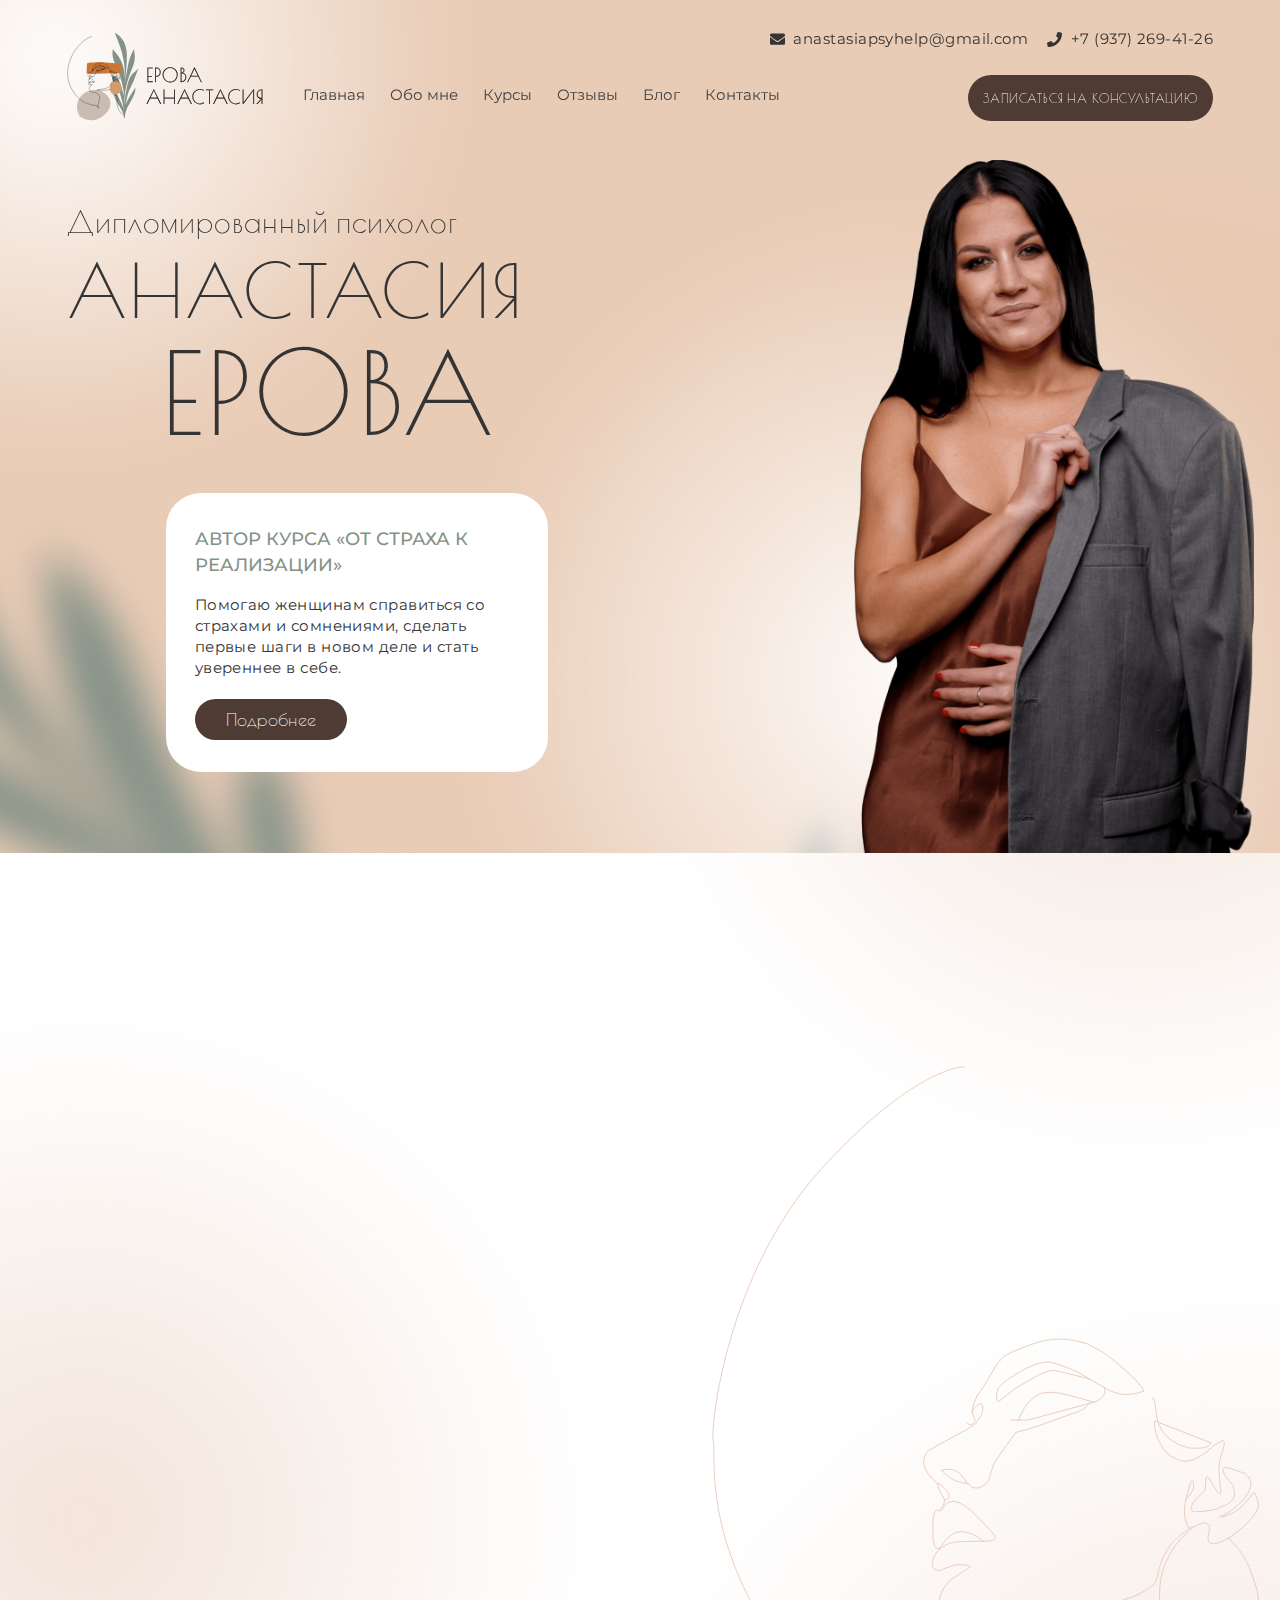
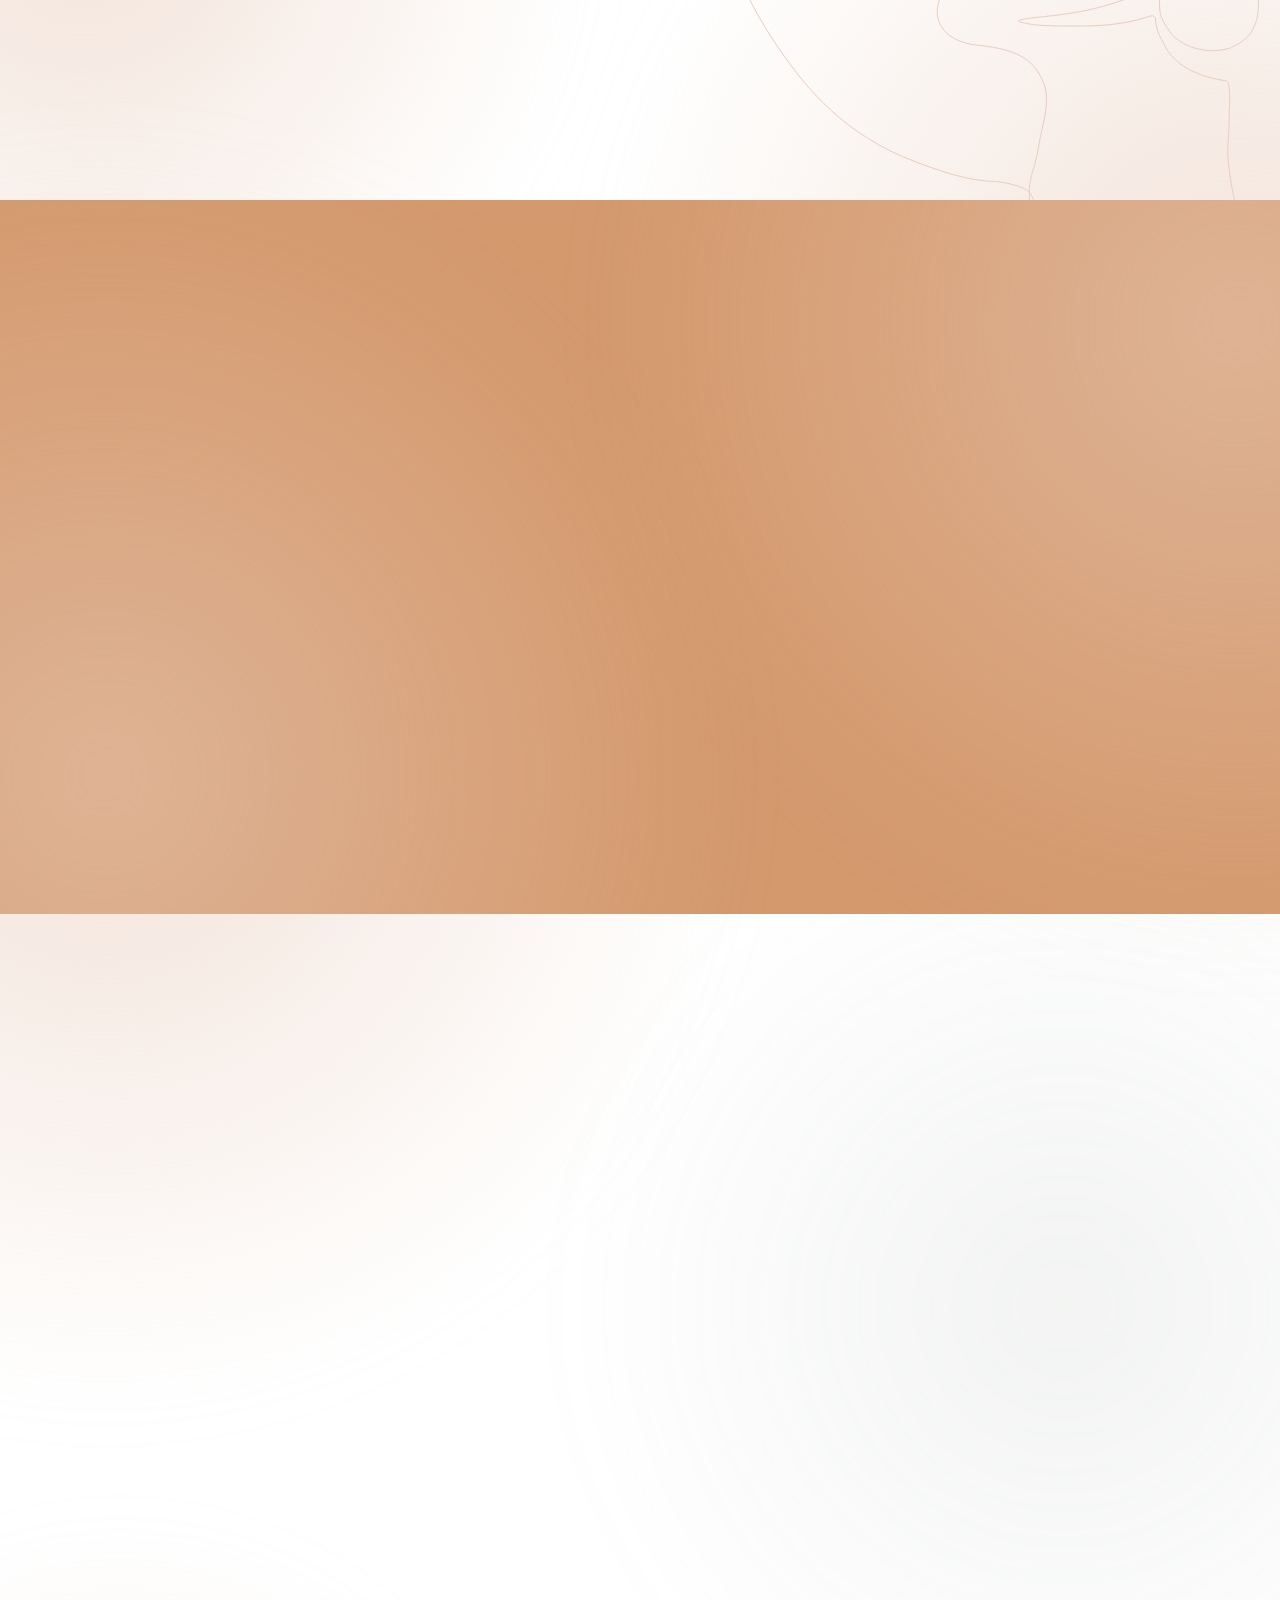
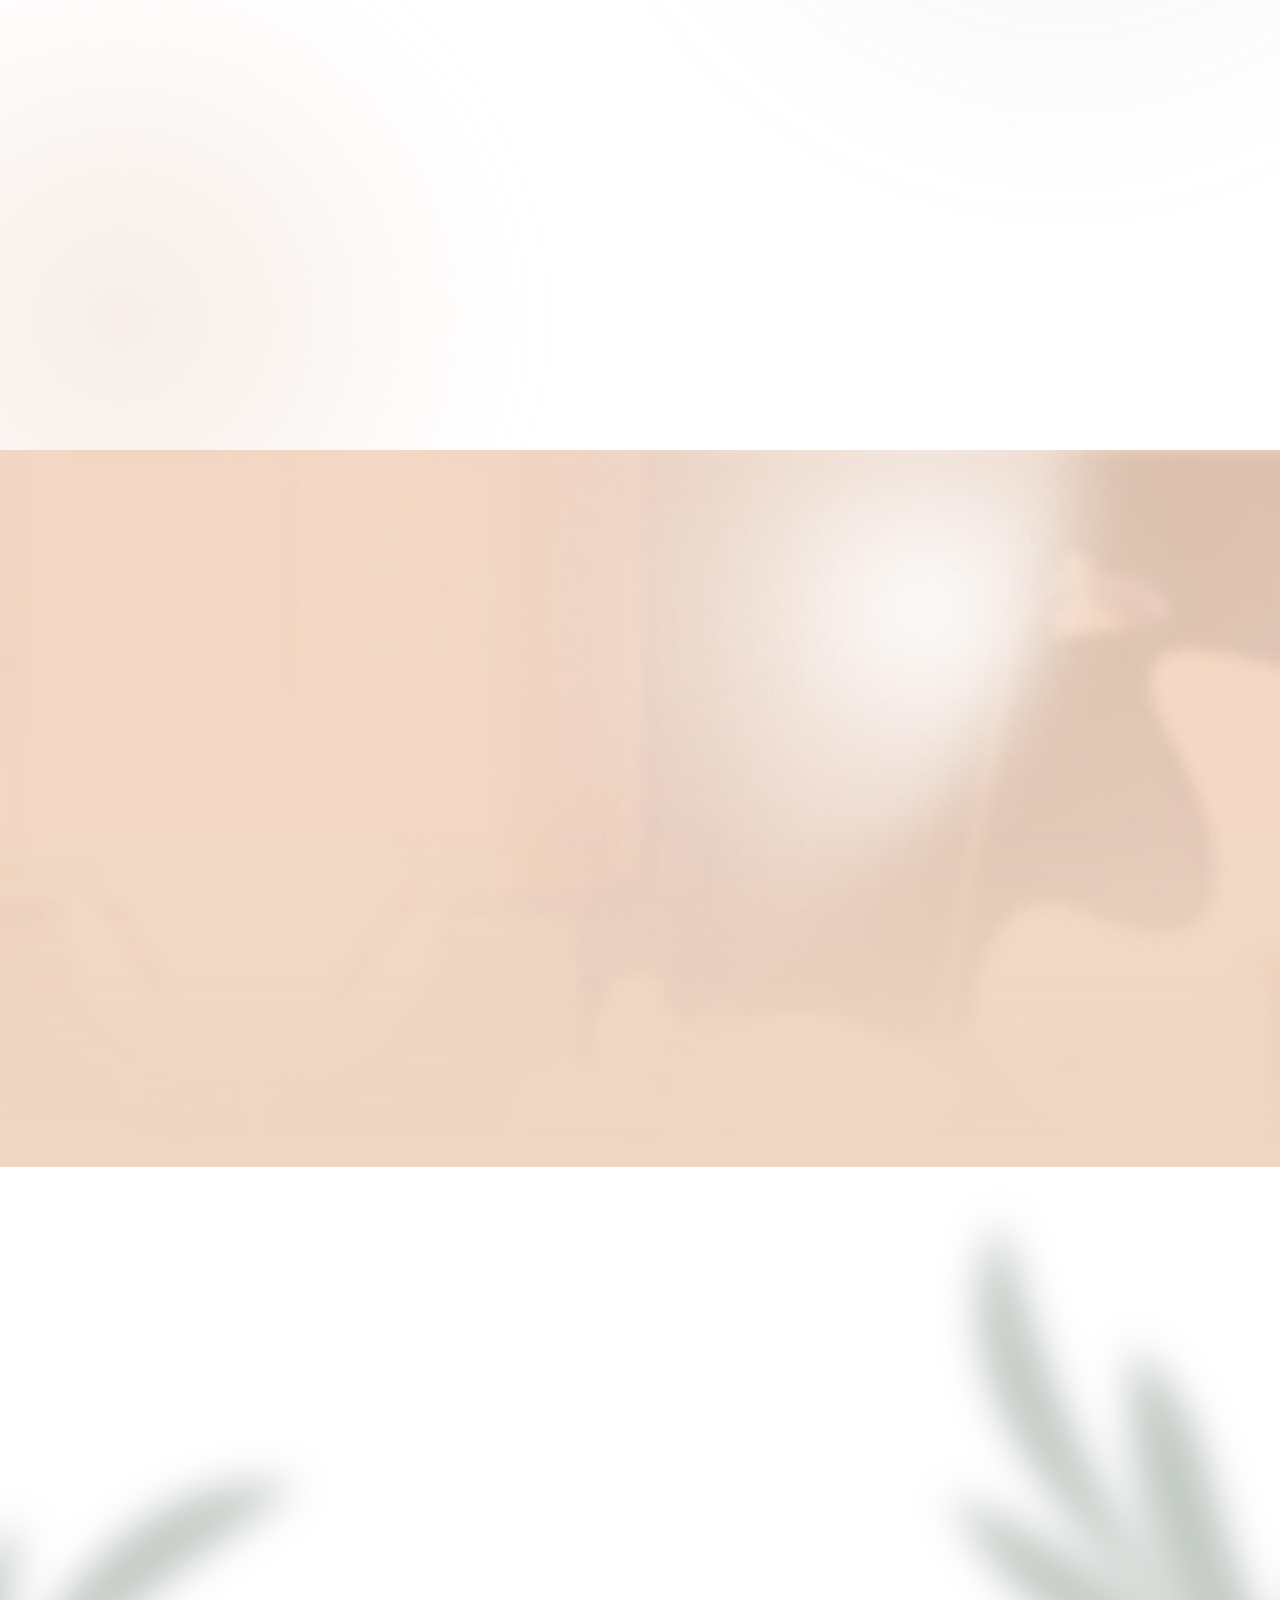
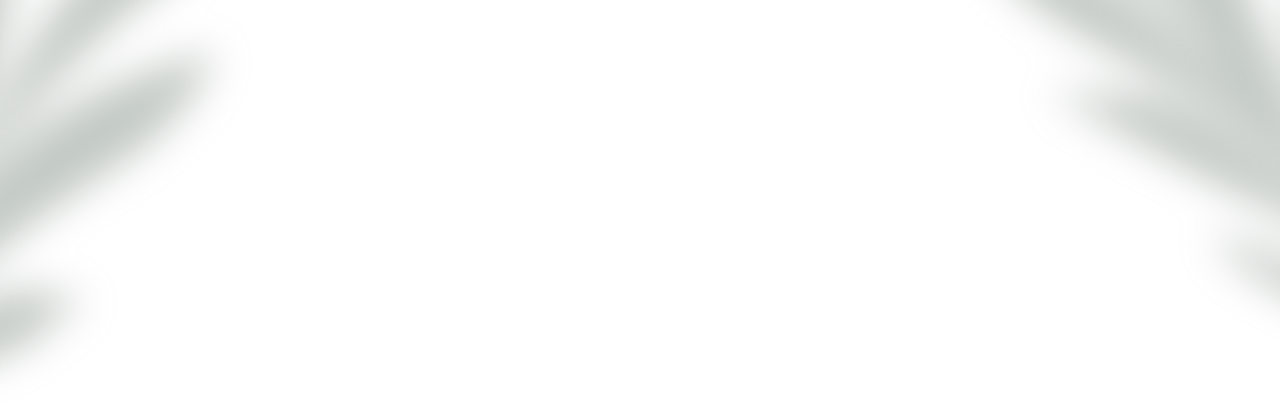
<file: index.html>
<!DOCTYPE html>
<html lang="ru">

<head>
	<meta charset="UTF-8">
	<meta http-equiv="X-UA-Compatible" content="IE=edge">
	<meta name="viewport" content="width=, initial-scale=1.0">
	<link rel="shortcut icon" href="./favicon.ico" type="image/x-icon">
	<link rel="stylesheet" href="https://unpkg.com/aos@2.3.1/dist/aos.css">
	<link rel="stylesheet" href="css/style.css">
	<title>Психолог Анастасия Ерова</title>
</head>

<body>

	<!-- wrapper -->
	<div class="wrapper">

		<!-- header -->
		<header>
			<div class="header" data-aos="fade-down" data-aos-delay="100">
				<div class="header__container">
					<div class="header__contact contact" data-da=".header__container, 992, last">
						<ul class="contact__list">
							<li><a href="mailto:anastasiapsyhelp@gmail.com" class="_icon-mail">anastasiapsyhelp@gmail.com</a></li>
							<li><a href="tel:79372694126" class="_icon-phone">+7 (937) 269-41-26</a></li>
						</ul>
					</div>
					<div class="header__wrapper">
						<div class="header__logo">
							<a href="#">
								<img src="./img/header/logo.svg" alt="">
							</a>
						</div>
						<div class="header__menu menu">
							<button type="button" class="menu__icon icon-menu"><span></span></button>
							<nav class="menu__body">
								<ul class="menu__list">
									<li class="menu-item"><a href="#">Главная</a></li>
									<li class="menu-item"><a href="about.html">Обо мне</a></li>
									<li class="menu-item"><a href="#">Курсы</a></li>
									<li class="menu-item"><a href="#" data-goto="#reviews">Отзывы</a></li>
									<li class="menu-item"><a href="blog.html">Блог</a></li>
									<li class="menu-item"><a href="#" data-goto="#contact">Контакты</a></li>
								</ul>
							</nav>
						</div>
						<div class="header__button" data-da=".header__menu .menu__body, 992, last">
							<a href="#" class="btn _brown-color">записаться на консультацию</a>
						</div>
					</div>
				</div>
			</div>
		</header>
		<!-- /header -->

		<!-- page -->
		<main class="page">

			<!-- main -->
			<section class="main">
				<div class="main__patterns">
					<div class="main__pattern main__pattern--left">
						<img src="./img/main/pattern-left.svg" alt="">
					</div>
					<div class="main__pattern main__pattern--right">
						<img src="./img/main/pattern-right.svg" alt="">
					</div>
				</div>

				<div class="main__container">
					<div class="main__wrapper">
						<div class="main__description">
							<div class="main__text">
								<h3 class="poiret-one--regular-30" data-aos="fade-right" data-aos-delay="100">Дипломированный психолог
								</h3>
								<h1>
									<span class="poiret-one--regular-101" data-aos="fade-right" data-aos-delay="200">Анастасия</span>
									<span class="poiret-one--regular-155" data-aos="fade-right" data-aos-delay="300">Ерова</span>
								</h1>
							</div>
							<div class="main__action" data-aos="fade-up" data-aos-delay="400">
								<h4 class="montserrat--medium-20">Автор курса «От страха к реализации»</h4>
								<p class="montserrat--regular-14">Помогаю женщинам справиться со страхами и сомнениями, сделать первые
									шаги в новом деле и стать увереннее в себе.</p>
								<div class="main__action_btn">
									<a href="#" class="btn _brown-color">Подробнее</a>
								</div>
							</div>
						</div>
						<div class="main__picture main__picture--desctop" data-aos="fade-left" data-aos-delay="200">
							<img src="./img/main/woman.png" alt="">
						</div>
						<div class="main__picture main__picture--mob" data-aos="fade-left" data-aos-delay="200">
							<img src="./img/main/woman-mob.png" alt="">
						</div>
					</div>
				</div>
			</section>
			<!-- /main -->

			<!-- features -->
			<section class="features">
				<div class="features__container">
					<div class="features__wrapper">
						<h2 class="poiret-one--regular-50" data-aos="fade-down" data-aos-delay="100">Со мной вы:</h2>
						<div class="features__list">
							<div class="features__item" data-aos="fade-up" data-aos-delay="100">
								<h3 class="poiret-one--regular-43">Справитесь</h3>
								<p class="montserrat--regular-18">с тревогой и страхом перемен</p>
							</div>
							<div class="features__item" data-aos="fade-up" data-aos-delay="200">
								<h3 class="poiret-one--regular-43">Начнете</h3>
								<p class="montserrat--regular-18">заниматься любимым делом</p>
							</div>
							<div class="features__item" data-aos="fade-up" data-aos-delay="300">
								<h3 class="poiret-one--regular-43">Поймете</h3>
								<p class="montserrat--regular-18">как получить первые деньги в новом деле</p>
							</div>
						</div>
					</div>
				</div>
			</section>
			<!-- /features -->

			<!-- consultant -->
			<section class="consultant">
				<div class="consultant__bg">
					<img src="./img/consultant/logo-bg.svg" alt="">
				</div>
				<div class="consultant__container">
					<div class="consultant__wrapper">
						<div class="consultant__description">
							<div class="consultant__text">
								<h2 class="poiret-one--regular-70" data-aos="fade-right" data-aos-delay="100">Консультирую</h2>
								<h2 class="poiret-one--regular-50" data-aos="fade-right" data-aos-delay="200">
									<span>женщин</span>
									<span>с 2015 года</span>
								</h2>
							</div>
							<div class="consultant__action" data-aos="fade-up" data-aos-delay="400">
								<h6 class="montserrat--light-14">Работаю в рамках когнитивно-поведенческой терапии.</h6>
								<div class="consultant__action_btn">
									<a href="#" class="btn _white-color">Отзывы</a>
								</div>
							</div>
						</div>
						<div class="consultant__picture" data-aos="fade-left" data-aos-delay="200">
							<div class="consultant__img">
								<img src="./img/consultant/consult-img.png" alt="">
							</div>
							<div class="consultant__pattern">
								<img src="./img/consultant/consult-stick.svg" alt="">
							</div>
						</div>
					</div>
				</div>
			</section>
			<!-- /consultant -->

			<!-- problems -->
			<section class="problems">
				<div class="problems__container">
					<div class="problems__wrapper">
						<div class="problems__title">
							<h2>
								<span class="poiret-one--regular-50" data-aos="fade-right" data-aos-delay="100">С какими</span>
								<span class="poiret-one--regular-80" data-aos="fade-down" data-aos-delay="300">проблемами</span>
							</h2>
							<h2 class="poiret-one--regular-50" data-aos="fade-right" data-aos-delay="500">вы можете ко мне обратиться?
							</h2>
						</div>
						<div class="problems__list">
							<div class="problems__item" data-aos="fade-up" data-aos-delay="100">
								<div class="problems__img">
									<img src="./img/problem/problem-img-1.svg" alt="">
								</div>
								<div class="problems__description">
									<p class="montserrat--regular-14">Как уйти с наемной работы на фриланс, если страшно</p>
								</div>
							</div>
							<div class="problems__item" data-aos="fade-up" data-aos-delay="200">
								<div class="problems__img">
									<img src="./img/problem/problem-img-2.svg" alt="">
								</div>
								<div class="problems__description">
									<p class="montserrat--regular-14">Как выбрать между несколькими вариантами, что лучше</p>
								</div>
							</div>
							<div class="problems__item" data-aos="fade-up" data-aos-delay="300">
								<div class="problems__img">
									<img src="./img/problem/problem-img-3.svg" alt="">
								</div>
								<div class="problems__description">
									<p class="montserrat--regular-14">Как перестать бояться общественного мнения</p>
								</div>
							</div>
							<div class="problems__item" data-aos="fade-up" data-aos-delay="400">
								<div class="problems__img">
									<img src="./img/problem/problem-img-4.svg" alt="">
								</div>
								<div class="problems__description">
									<p class="montserrat--regular-14">Как понять, что делать, когда все плохо со всех сторон</p>
								</div>
							</div>
							<div class="problems__item" data-aos="fade-up" data-aos-delay="500">
								<div class="problems__img">
									<img src="./img/problem/problem-img-5.svg" alt="">
								</div>
								<div class="problems__description">
									<p class="montserrat--regular-14">Страх одиночества, созависимые отношения</p>
								</div>
							</div>
							<div class="problems__item" data-aos="fade-up" data-aos-delay="600">
								<div class="problems__img">
									<img src="./img/problem/problem-img-6.svg" alt="">
								</div>
								<div class="problems__description">
									<p class="montserrat--regular-14">Муж-тиран, страшно после развода, что все отберет</p>
								</div>
							</div>
							<div class="problems__item" data-aos="fade-up" data-aos-delay="700">
								<div class="problems__img">
									<img src="./img/problem/problem-img-7.svg" alt="">
								</div>
								<div class="problems__description">
									<p class="montserrat--regular-14">Чувство вины</p>
								</div>
							</div>
							<div class="problems__item" data-aos="fade-up" data-aos-delay="800">
								<div class="problems__img">
									<img src="./img/problem/problem-img-8.svg" alt="">
								</div>
								<div class="problems__description">
									<p class="montserrat--regular-14">Страх, что партнер уйдет бросит</p>
								</div>
							</div>
						</div>
					</div>
				</div>
			</section>
			<!-- /problems -->

			<!-- reviews -->
			<section class="reviews" id="reviews">
				<div class="reviews__container">
					<div class="reviews__wrapper">
						<div class="reviews__title" data-aos="fade-down" data-aos-delay="100">
							<h2 class="poiret-one--regular-50">Отзывы</h2>
							<a href="#" class="reviews-btn">Все отзывы <i class="_icon-arrow"></i></a>
						</div>
						<div class="reviews__list">
							<div class="reviews__item" data-aos="fade-up" data-aos-delay="100">
								<div class="reviews__header">
									<div class="reviews__about">
										<h3 class="poiret-one--regular-30">Иванова И.</h3>
										<p class="montserrat--light-14">Тут можно прописать вид консультации</p>
									</div>
									<div class="reviews__avatar">
										<img src="./img/reviews/user-alt-1.jpg" alt="">
									</div>
								</div>
								<div class="reviews__description">
									<p class="montserrat--light-14">"Анастасия, спасибо вам большое, вы действительно поселили внутри меня
										какое-то спокойствие или уверенность - не могу понять, но мне намного лучше стало после вашей
										консультации! Спасибо вам большое!"</p>
								</div>
							</div>
							<div class="reviews__item" data-aos="fade-up" data-aos-delay="200">
								<div class="reviews__header">
									<div class="reviews__about">
										<h3 class="poiret-one--regular-30">Иванова И.</h3>
										<p class="montserrat--light-14">Тут можно прописать вид консультации</p>
									</div>
									<div class="reviews__avatar">
										<img src="./img/reviews/user-alt-2.jpg" alt="">
									</div>
								</div>
								<div class="reviews__description">
									<p class="montserrat--light-14">"Анастасия, спасибо вам большое, вы действительно поселили внутри меня
										какое-то спокойствие или уверенность - не могу понять, но мне намного лучше стало после вашей
										консультации! Спасибо вам большое!"</p>
								</div>
							</div>
						</div>
					</div>
				</div>
			</section>
			<!-- /reviews -->

			<!-- comfort -->
			<section class="comfort">
				<div class="comfort__container">
					<div class="comfort__wrapper" data-aos="fade-up" data-aos-delay="100">
						<div class="comfort__description">
							<h2 class="poiret-one--regular-50">Хотите понять, будет ли нам <span>комфортно</span> работать?</h2>
							<h4 class="montserrat--regular-20">Напишите мне в Телеграм. Вы можете задать мне свои вопросы и записаться
								на пробную 20-ти минутную бесплатную консультацию.</h4>
						</div>
						<div class="comfort__action">
							<a href="#" class="_icon-telegram">Написать в Telegram</a>
						</div>
					</div>
				</div>
			</section>
			<!-- /comfort -->

			<!-- about -->
			<section class="about" id="about">
				<div class="about__container">
					<div class="about__wrapper">
						<div class="about__description">
							<div class="about__body" data-aos="fade-right" data-aos-delay="100">
								<h2 class="poiret-one--regular-50">Обо мне</h2>
								<h4 class="montserrat--regular-20">Меня зовут Анастасия Ерова, девичья фамилия Арнакова, я
									дипломированный
									психолог. Помогаю женщинам достигать целей в карьере, бизнесе, справиться со страхами и жить в
									удовольствие.</h4>
							</div>
							<div class="about__blockquote" data-aos="fade-right" data-aos-delay="200">
								<p class="montserrat--regular-20">Работаю в рамках когнитивно-поведенческого и телесно ориентированного
									подходов.</p>
								<div class="about__blockquote_btn">
									<a href="#" class="btn _brown-color">Обо мне</a>
								</div>
							</div>
						</div>
						<div class="about__picture" data-aos="fade-left" data-aos-delay="100">
							<img src="./img/about/woman.png" alt="">
						</div>
					</div>
				</div>
			</section>
			<!-- /about -->

			<!-- questions -->
			<section class="questions" id="contact">
				<div class="questions__patterns">
					<div class="questions__pattern questions__pattern--left">
						<img src="./img/questions/pattern-left.svg" alt="">
					</div>
					<div class="questions__pattern questions__pattern--right">
						<img src="./img/questions/pattern-right.svg" alt="">
					</div>
				</div>

				<div class="questions__container">
					<h2 class="poiret-one--regular-50" data-aos="fade-down" data-aos-delay="100">отвечу на ваши вопросы</h2>
					<div class="questions__wrapper">
						<div class="questions__request" data-aos="fade-right" data-aos-delay="200">
							<form action="#">
								<div class="form__block">
									<div class="form__line">
										<input type="text" name="form[]" placeholder="Ваше имя" class="input" required>
									</div>
									<div class="form__line">
										<input type="email" name="form[]" placeholder="E-mail" class="input" required>
									</div>
									<div class="form__line">
										<input type="tel" name="form[]" placeholder="Телефон" class="input" required>
									</div>
									<div class="form__line">
										<textarea placeholder="Ваше сообщение" class="input"></textarea>
									</div>
									<div class="form__agreement">
										<label>
											<input type="checkbox" required>
											<span class="checkbox"></span>
											<span class="checkbox-label">Даю своё согласие на обработку персональных данных в соответствии с
												<a href="#">пользовательским соглашением</a></span>
										</label>
									</div>
									<div class="form__button">
										<button type="submit" class="btn _brown-color">Отправить сообщение</button>
									</div>
								</div>
							</form>
						</div>
						<div class="questions__links">
							<div class="questions__link" data-aos="fade-left" data-aos-delay="200"><a href="#"
									class="_icon-telegram">Написать в Telegram</a></div>
							<div class="questions__link" data-aos="fade-left" data-aos-delay="300"><a href="#"
									class="_icon-whatsapp">Написать в WhatsApp</a></div>
						</div>
					</div>
				</div>
			</section>
			<!-- /questions -->

		</main>
		<!-- /page -->

		<!-- footer -->
		<footer>
			<div class="footer" data-aos="fade-up" data-aos-delay="100">
				<div class="footer__container">
					<div class="footer__wrapper">
						<div class="footer__top">
							<div class="footer__logo">
								<img src="./img/header/logo.svg" alt="">
							</div>
							<div class="footer__menu menu">
								<nav class="menu__body">
									<ul class="menu__list">
										<li class="menu-item"><a href="#">Главная</a></li>
										<li class="menu-item"><a href="#" data-goto="#about">Обо мне</a></li>
										<li class="menu-item"><a href="#">Курсы</a></li>
										<li class="menu-item"><a href="#" data-goto="#reviews">Отзывы</a></li>
										<li class="menu-item"><a href="./blog.html">Блог</a></li>
										<li class="menu-item"><a href="#" data-goto="#contact">Контакты</a></li>
									</ul>
								</nav>
							</div>
						</div>
						<div class="footer__bottom">
							<div class="footer__social social">
								<ul class="social__list">
									<li><a href="#" class="_icon-telegram"></a></li>
									<li><a href="#" class="_icon-whatsapp"></a></li>
								</ul>
							</div>
							<div class="footer__contact contact">
								<ul class="contact__list">
									<li><a href="tel:79372694126" class="_icon-phone">+7 (937) 269-41-26</a></li>
									<li><a href="mailto:anastasiapsyhelp@gmail.com" class="_icon-mail">anastasiapsyhelp@gmail.com</a></li>
									<li><span class="_icon-time">Пн-Вс: 10:00 - 21:00</span></li>
								</ul>
							</div>
						</div>
					</div>
				</div>
			</div>
		</footer>
		<!-- /footer -->

	</div>
	<!-- /wrapper -->

	<script src="https://unpkg.com/aos@2.3.1/dist/aos.js"></script>
	<script>AOS.init({ duration: 500, easing: 'ease-out-quart', once: true });</script>
	<script src="lib/dynamic_adapt.js"></script>
	<script src="js/app.js"></script>

</body>

</html>
</file>
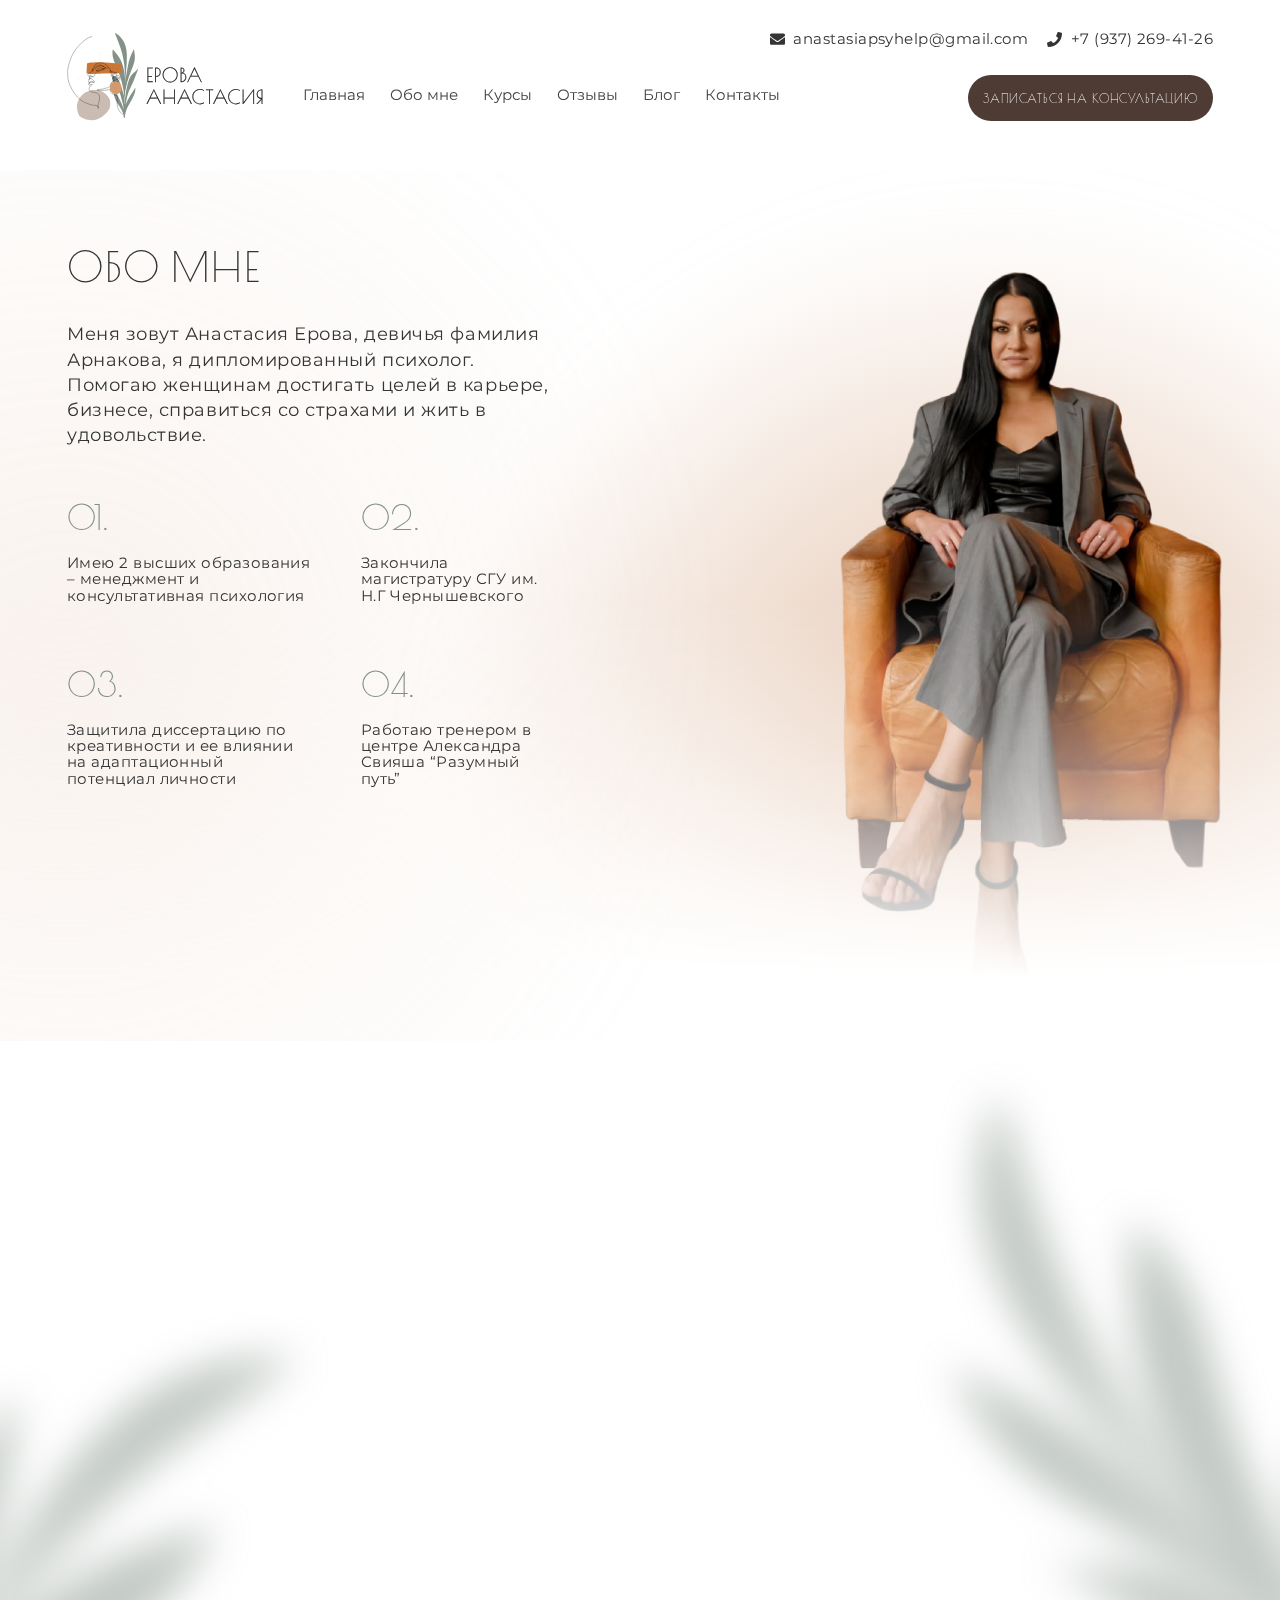
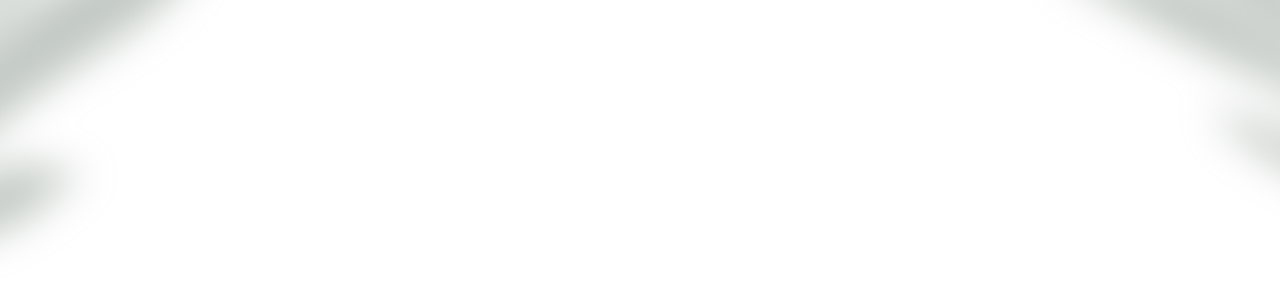
<file: about.html>
<!DOCTYPE html>
<html lang="ru">

<head>
	<meta charset="UTF-8">
	<meta http-equiv="X-UA-Compatible" content="IE=edge">
	<meta name="viewport" content="width=, initial-scale=1.0">
	<link rel="shortcut icon" href="./favicon.ico" type="image/x-icon">
	<link rel="stylesheet" href="https://unpkg.com/aos@2.3.1/dist/aos.css">
	<link rel="stylesheet" href="css/style.css">
	<title>Обо мне - Психолог Анастасия Ерова</title>
</head>

<body>

	<!-- wrapper -->
	<div class="wrapper">

		<!-- header -->
		<header>
			<div class="header" data-aos="fade-down" data-aos-delay="100">
				<div class="header__container">
					<div class="header__contact contact" data-da=".header__container, 992, last">
						<ul class="contact__list">
							<li><a href="mailto:anastasiapsyhelp@gmail.com" class="_icon-mail">anastasiapsyhelp@gmail.com</a></li>
							<li><a href="tel:79372694126" class="_icon-phone">+7 (937) 269-41-26</a></li>
						</ul>
					</div>
					<div class="header__wrapper">
						<div class="header__logo">
							<a href="#">
								<img src="./img/header/logo.svg" alt="">
							</a>
						</div>
						<div class="header__menu menu">
							<button type="button" class="menu__icon icon-menu"><span></span></button>
							<nav class="menu__body">
								<ul class="menu__list">
									<li class="menu-item"><a href="#">Главная</a></li>
									<li class="menu-item"><a href="about.html">Обо мне</a></li>
									<li class="menu-item"><a href="#">Курсы</a></li>
									<li class="menu-item"><a href="#" data-goto="#reviews">Отзывы</a></li>
									<li class="menu-item"><a href="blog.html">Блог</a></li>
									<li class="menu-item"><a href="#" data-goto="#contact">Контакты</a></li>
								</ul>
							</nav>
						</div>
						<div class="header__button" data-da=".header__menu .menu__body, 992, last">
							<a href="#" class="btn _brown-color">записаться на консультацию</a>
						</div>
					</div>
				</div>
			</div>
		</header>
		<!-- /header -->

		<!-- page -->
		<main class="page">

			<!-- about -->
			<section class="about about--page">
				<div class="about__container">
					<div class="about__wrapper">
						<div class="about__description">
							<div class="about__body" data-aos="fade-right" data-aos-delay="100">
								<h2 class="poiret-one--regular-50">Обо мне</h2>
								<h4 class="montserrat--regular-20">Меня зовут Анастасия Ерова, девичья фамилия Арнакова, я
									дипломированный
									психолог. Помогаю женщинам достигать целей в карьере, бизнесе, справиться со страхами и жить в
									удовольствие.</h4>
							</div>
							<div class="about__list">
								<div class="about__list-item" data-aos="fade-left" data-aos-delay="100">
									<p class="poiret-one--regular-37 about__list-count">01.</p>
									<p class="montserrat--regular-14">Имею 2 высших образования – менеджмент и консультативная психология
									</p>
								</div>
								<div class="about__list-item" data-aos="fade-left" data-aos-delay="200">
									<p class="poiret-one--regular-37 about__list-count">02.</p>
									<p class="montserrat--regular-14">Закончила магистратуру СГУ им. Н.Г Чернышевского</p>
								</div>
								<div class="about__list-item" data-aos="fade-left" data-aos-delay="300">
									<p class="poiret-one--regular-37 about__list-count">03.</p>
									<p class="montserrat--regular-14">Защитила диссертацию по креативности и ее влиянии на адаптационный
										потенциал личности</p>
								</div>
								<div class="about__list-item" data-aos="fade-left" data-aos-delay="400">
									<p class="poiret-one--regular-37 about__list-count">04.</p>
									<p class="montserrat--regular-14">Работаю тренером в центре Александра Свияша “Разумный путь”</p>
								</div>
								<div class="about__list-item" data-aos="fade-left" data-aos-delay="500">
									<p class="poiret-one--regular-37 about__list-count">05.</p>
									<p class="montserrat--regular-14">Получала дополнительное образование в Ассоциации
										Когнитивно-поведенческое терапии СЗГМУ им. И.И Мечникова</p>
								</div>
								<div class="about__list-item" data-aos="fade-left" data-aos-delay="600">
									<p class="poiret-one--regular-37 about__list-count">06.</p>
									<p class="montserrat--regular-14">Прошла более 700 часов личной терапии</p>
								</div>
							</div>
						</div>
						<div class="about__picture" data-aos="fade-left" data-aos-delay="100">
							<img src="./img/about/woman-about-page.png" alt="">
						</div>
					</div>
				</div>
			</section>
			<!-- /about -->

			<!-- questions -->
			<section class="questions" id="contact">
				<div class="questions__patterns">
					<div class="questions__pattern questions__pattern--left">
						<img src="./img/questions/pattern-left.svg" alt="">
					</div>
					<div class="questions__pattern questions__pattern--right">
						<img src="./img/questions/pattern-right.svg" alt="">
					</div>
				</div>

				<div class="questions__container">
					<h2 class="poiret-one--regular-50" data-aos="fade-down" data-aos-delay="100">отвечу на ваши вопросы</h2>
					<div class="questions__wrapper">
						<div class="questions__request" data-aos="fade-right" data-aos-delay="200">
							<form action="#">
								<div class="form__block">
									<div class="form__line">
										<input type="text" name="form[]" placeholder="Ваше имя" class="input" required>
									</div>
									<div class="form__line">
										<input type="email" name="form[]" placeholder="E-mail" class="input" required>
									</div>
									<div class="form__line">
										<input type="tel" name="form[]" placeholder="Телефон" class="input" required>
									</div>
									<div class="form__line">
										<textarea placeholder="Ваше сообщение" class="input"></textarea>
									</div>
									<div class="form__agreement">
										<label>
											<input type="checkbox" required>
											<span class="checkbox"></span>
											<span class="checkbox-label">Даю своё согласие на обработку персональных данных в соответствии с
												<a href="#">пользовательским соглашением</a></span>
										</label>
									</div>
									<div class="form__button">
										<button type="submit" class="btn _brown-color">Отправить сообщение</button>
									</div>
								</div>
							</form>
						</div>
						<div class="questions__links">
							<div class="questions__link" data-aos="fade-left" data-aos-delay="200"><a href="#"
									class="_icon-telegram">Написать в Telegram</a></div>
							<div class="questions__link" data-aos="fade-left" data-aos-delay="300"><a href="#"
									class="_icon-whatsapp">Написать в WhatsApp</a></div>
						</div>
					</div>
				</div>
			</section>
			<!-- /questions -->

		</main>
		<!-- /page -->

		<!-- footer -->
		<footer>
			<div class="footer" data-aos="fade-up" data-aos-delay="100">
				<div class="footer__container">
					<div class="footer__wrapper">
						<div class="footer__top">
							<div class="footer__logo">
								<img src="./img/header/logo.svg" alt="">
							</div>
							<div class="footer__menu menu">
								<nav class="menu__body">
									<ul class="menu__list">
										<li class="menu-item"><a href="#">Главная</a></li>
										<li class="menu-item"><a href="about.html">Обо мне</a></li>
										<li class="menu-item"><a href="#">Курсы</a></li>
										<li class="menu-item"><a href="#" data-goto="#reviews">Отзывы</a></li>
										<li class="menu-item"><a href="blog.html">Блог</a></li>
										<li class="menu-item"><a href="#" data-goto="#contact">Контакты</a></li>
									</ul>
								</nav>
							</div>
						</div>
						<div class="footer__bottom">
							<div class="footer__social social">
								<ul class="social__list">
									<li><a href="#" class="_icon-telegram"></a></li>
									<li><a href="#" class="_icon-whatsapp"></a></li>
								</ul>
							</div>
							<div class="footer__contact contact">
								<ul class="contact__list">
									<li><a href="tel:79372694126" class="_icon-phone">+7 (937) 269-41-26</a></li>
									<li><a href="mailto:anastasiapsyhelp@gmail.com" class="_icon-mail">anastasiapsyhelp@gmail.com</a></li>
									<li><span class="_icon-time">Пн-Вс: 10:00 - 21:00</span></li>
								</ul>
							</div>
						</div>
					</div>
				</div>
			</div>
		</footer>
		<!-- /footer -->

	</div>
	<!-- /wrapper -->

	<script src="https://unpkg.com/aos@2.3.1/dist/aos.js"></script>
	<script>AOS.init({ duration: 500, easing: 'ease-out-quart', once: true });</script>
	<script src="lib/dynamic_adapt.js"></script>
	<script src="js/app.js"></script>

</body>

</html>
</file>
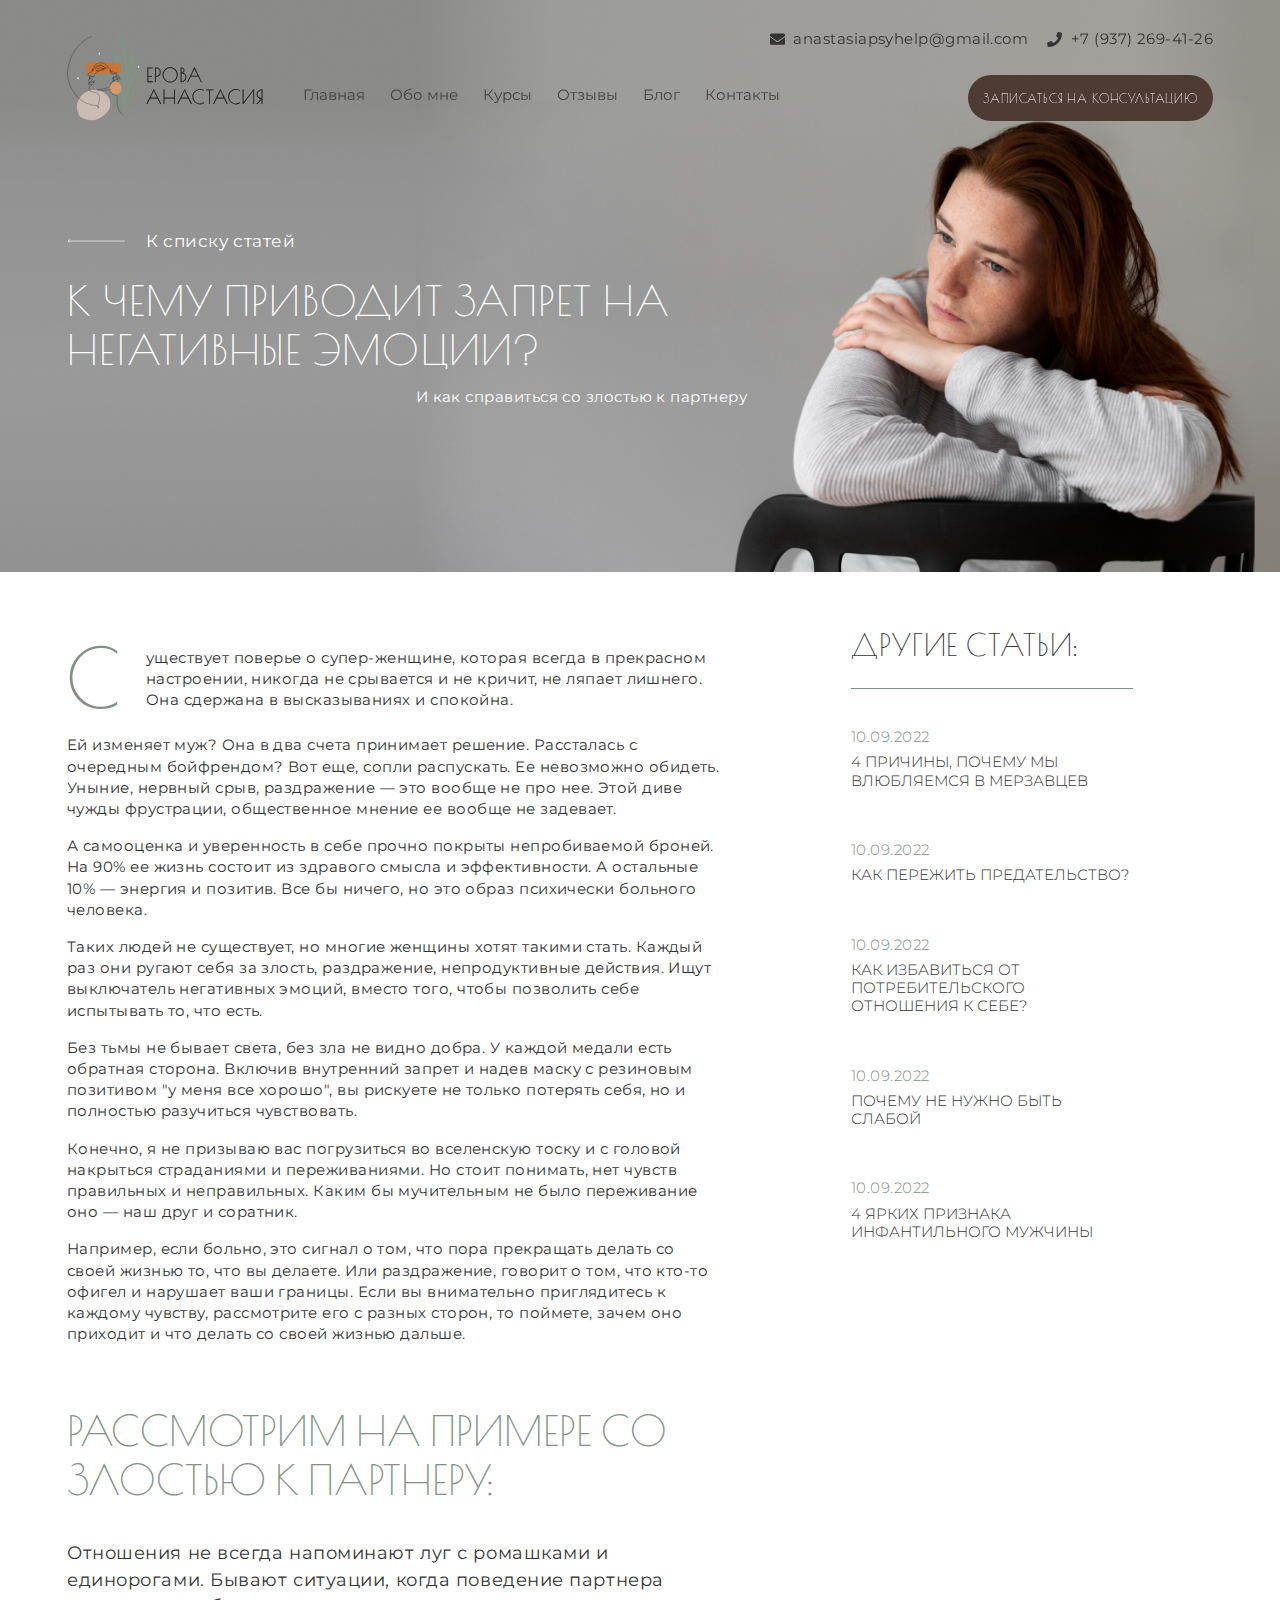
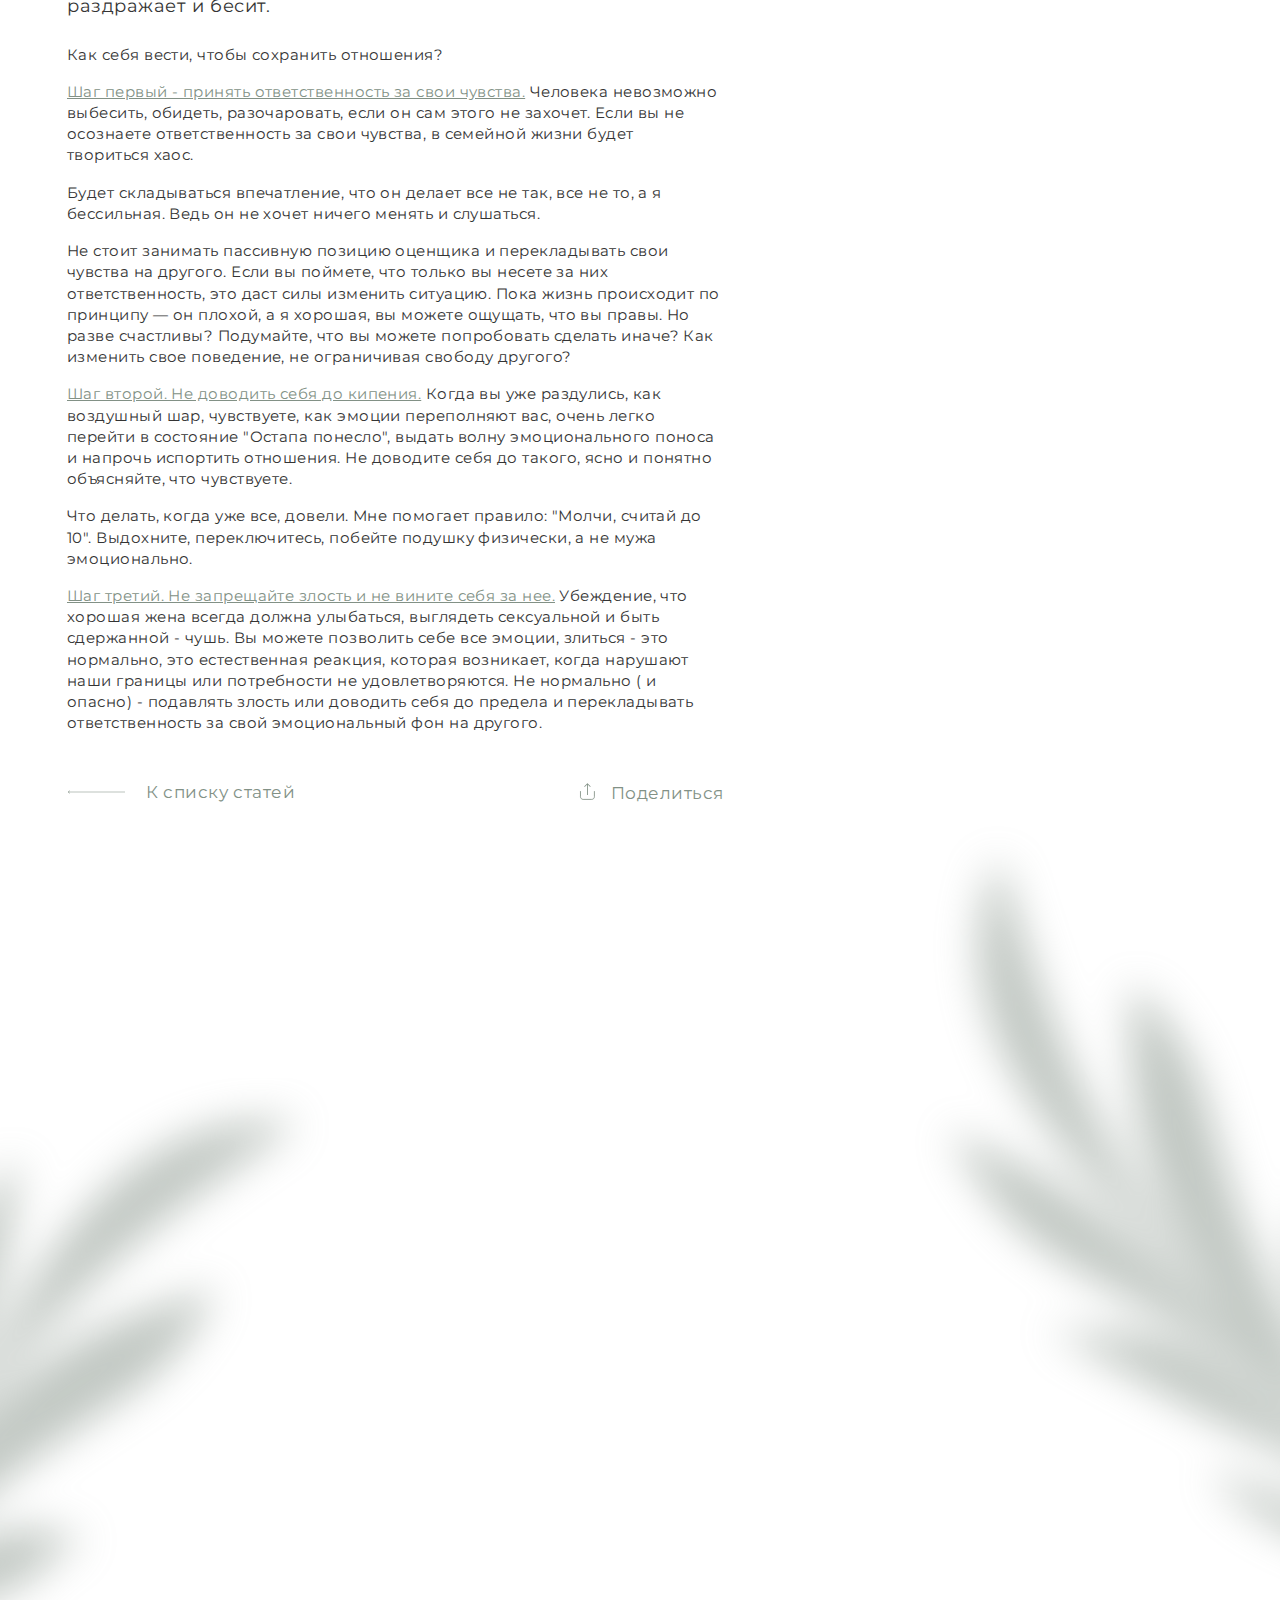
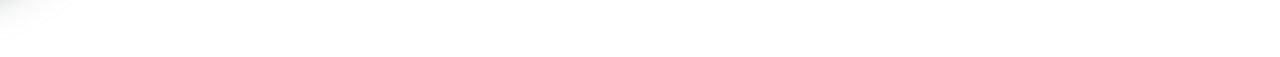
<file: article.html>
<!DOCTYPE html>
<html lang="ru">

<head>
	<meta charset="UTF-8">
	<meta http-equiv="X-UA-Compatible" content="IE=edge">
	<meta name="viewport" content="width=, initial-scale=1.0">
	<link rel="shortcut icon" href="./favicon.ico" type="image/x-icon">
	<link rel="stylesheet" href="https://unpkg.com/aos@2.3.1/dist/aos.css">
	<link rel="stylesheet" href="css/style.css">
	<title>К чему приводит запрет на негативные эмоции? - Психолог Анастасия Ерова</title>
</head>

<body>

	<!-- wrapper -->
	<div class="wrapper">

		<!-- header -->
		<header>
			<div class="header" data-aos="fade-down" data-aos-delay="100">
				<div class="header__container">
					<div class="header__contact contact" data-da=".header__container, 992, last">
						<ul class="contact__list">
							<li><a href="mailto:anastasiapsyhelp@gmail.com" class="_icon-mail">anastasiapsyhelp@gmail.com</a></li>
							<li><a href="tel:79372694126" class="_icon-phone">+7 (937) 269-41-26</a></li>
						</ul>
					</div>
					<div class="header__wrapper">
						<div class="header__logo">
							<a href="#">
								<img src="./img/header/logo.svg" alt="">
							</a>
						</div>
						<div class="header__menu menu">
							<button type="button" class="menu__icon icon-menu"><span></span></button>
							<nav class="menu__body">
								<ul class="menu__list">
									<li class="menu-item"><a href="#">Главная</a></li>
									<li class="menu-item"><a href="about.html">Обо мне</a></li>
									<li class="menu-item"><a href="#">Курсы</a></li>
									<li class="menu-item"><a href="#" data-goto="#reviews">Отзывы</a></li>
									<li class="menu-item"><a href="blog.html">Блог</a></li>
									<li class="menu-item"><a href="#" data-goto="#contact">Контакты</a></li>
								</ul>
							</nav>
						</div>
						<div class="header__button" data-da=".header__menu .menu__body, 992, last">
							<a href="#" class="btn _brown-color">записаться на консультацию</a>
						</div>
					</div>
				</div>
			</div>
		</header>
		<!-- /header -->

		<!-- page -->
		<main class="page">

			<!-- article-banner -->
			<section class="article-banner">
				<div class="article-banner__bg">
					<img src="./img/article-banner/article-banner.jpg" alt="">
				</div>
				<div class="article-banner__container">
					<div class="article-banner__description">
						<div class="article-banner__link">
							<a href="#" class="link"><i class="_icon-arrow"></i> К списку статей</a>
						</div>
						<div class="article-banner__body">
							<h2 class="poiret-one--regular-50">К чему приводит запрет на негативные эмоции?</h2>
							<p class="montserrat--regular-14">И как справиться со злостью к партнеру</p>
						</div>
					</div>
				</div>
			</section>
			<!-- /article-banner -->

			<!-- article-about -->
			<section class="article-about">
				<div class="article-about__container">
					<div class="article-about__wrapper">
						<div class="article-about__description">
							<div class="article-about__body">
								<p class="montserrat--regular-14 article-about__first">
									<strong>c</strong> уществует поверье о супер-женщине, которая всегда в прекрасном настроении, никогда
									не срывается и не кричит, не ляпает лишнего. Она сдержана в высказываниях и спокойна.
								</p>
								<p class="montserrat--regular-14">
									Ей изменяет муж? Она в два счета принимает решение. Рассталась с очередным бойфрендом? Вот еще, сопли
									распускать. Ее невозможно обидеть. Уныние, нервный срыв, раздражение — это вообще не про нее. Этой
									диве
									чужды фрустрации, общественное мнение ее вообще не задевает.
								</p>
								<p class="montserrat--regular-14">А самооценка и уверенность в себе прочно покрыты непробиваемой броней.
									На 90% ее жизнь состоит из здравого смысла и эффективности. А остальные 10% — энергия и позитив. Все
									бы
									ничего, но это образ психически больного человека.
								</p>
								<p class="montserrat--regular-14">Таких людей не существует, но многие женщины хотят такими стать.
									Каждый
									раз они ругают себя за злость, раздражение, непродуктивные действия. Ищут выключатель негативных
									эмоций,
									вместо того, чтобы позволить себе испытывать то, что есть.</p>
								<p class="montserrat--regular-14">Без тьмы не бывает света, без зла не видно добра. У каждой медали есть
									обратная сторона. Включив внутренний запрет и надев маску с резиновым позитивом "у меня все хорошо",
									вы
									рискуете не только потерять себя, но и полностью разучиться чувствовать.
								</p>
								<p class="montserrat--regular-14">Конечно, я не призываю вас погрузиться во вселенскую тоску и с головой
									накрыться страданиями и переживаниями. Но стоит понимать, нет чувств правильных и неправильных. Каким
									бы
									мучительным не было переживание оно — наш друг и соратник.
								</p>
								<p class="montserrat--regular-14">Например, если больно, это сигнал о том, что пора прекращать делать со
									своей жизнью то, что вы делаете. Или раздражение, говорит о том, что кто-то офигел и нарушает ваши
									границы. Если вы внимательно приглядитесь к каждому чувству, рассмотрите его с разных сторон, то
									поймете, зачем оно приходит и что делать со своей жизнью дальше.</p>
								<h2 class="poiret-one--regular-50">Рассмотрим на примере со злостью к партнеру:</h2>
								<h5 class="montserrat--regular-20">Отношения не всегда напоминают луг с ромашками и единорогами. Бывают
									ситуации, когда поведение партнера раздражает и бесит.</h5>
								<p class="montserrat--regular-14">Как себя вести, чтобы сохранить отношения?
								</p>
								<p class="montserrat--regular-14"><span>Шаг первый - принять ответственность за свои чувства.</span>
									Человека невозможно выбесить, обидеть, разочаровать, если он сам этого не захочет. Если вы не
									осознаете
									ответственность за свои чувства, в семейной жизни будет твориться хаос.
								</p>
								<p class="montserrat--regular-14">Будет складываться впечатление, что он делает все не так, все не то, а
									я
									бессильная. Ведь он не хочет ничего менять и слушаться.
								</p>
								<p class="montserrat--regular-14">Не стоит занимать пассивную позицию оценщика и перекладывать свои
									чувства на другого. Если вы поймете, что только вы несете за них ответственность, это даст силы
									изменить
									ситуацию. Пока жизнь происходит по принципу — он плохой, а я хорошая, вы можете ощущать, что вы правы.
									Но разве счастливы? Подумайте, что вы можете попробовать сделать иначе? Как изменить свое поведение,
									не
									ограничивая свободу другого?
								</p>
								<p class="montserrat--regular-14"><span>Шаг второй. Не доводить себя до кипения.</span> Когда вы уже
									раздулись, как воздушный шар, чувствуете, как эмоции переполняют вас, очень легко перейти в состояние
									"Остапа понесло", выдать волну эмоционального поноса и напрочь испортить отношения. Не доводите себя
									до
									такого, ясно и понятно объясняйте, что чувствуете.</p>
								<p class="montserrat--regular-14">Что делать, когда уже все, довели. Мне помогает правило: "Молчи,
									считай
									до 10". Выдохните, переключитесь, побейте подушку физически, а не мужа эмоционально.
								</p>
								<p class="montserrat--regular-14"><span>Шаг третий. Не запрещайте злость и не вините себя за нее.</span>
									Убеждение, что хорошая жена всегда должна улыбаться, выглядеть сексуальной и быть сдержанной - чушь.
									Вы
									можете позволить себе все эмоции, злиться - это нормально, это естественная реакция, которая
									возникает,
									когда нарушают наши границы или потребности не удовлетворяются. Не нормально ( и опасно) - подавлять
									злость или доводить себя до предела и перекладывать ответственность за свой эмоциональный фон на
									другого.</p>
							</div>
							<div class="article-about__footer">
								<div class="article-about__link">
									<a href="#" class="link"><i class="_icon-arrow"></i> К списку статей</a>
								</div>
								<div class="article-about__share">
									<a href="#" class="share"><i class="_icon-share"></i> Поделиться</a>
								</div>
							</div>
						</div>
						<div class="article-about__sidebar">
							<div class="article-about__sidebar_info">
								<h3 class="poiret-one--regular-30">другие статьи:</h3>
								<div class="article-about__list">
									<div class="article-about__item">
										<a href="#">
											<p class="montserrat--light-14 article-about__data">10.09.2022</p>
											<h6 class="montserrat--light-14">4 причины, почему мы влюбляемся в мерзавцев</h6>
										</a>
									</div>
									<div class="article-about__item">
										<a href="#">
											<p class="montserrat--light-14 article-about__data">10.09.2022</p>
											<h6 class="montserrat--light-14">Как пережить предательство?</h6>
										</a>
									</div>
									<div class="article-about__item">
										<a href="#">
											<p class="montserrat--light-14 article-about__data">10.09.2022</p>
											<h6 class="montserrat--light-14">Как избавиться от потребительского отношения
												к себе?</h6>
										</a>
									</div>
									<div class="article-about__item">
										<a href="#">
											<p class="montserrat--light-14 article-about__data">10.09.2022</p>
											<h6 class="montserrat--light-14">Почему не нужно быть слабой</h6>
										</a>
									</div>
									<div class="article-about__item">
										<a href="#">
											<p class="montserrat--light-14 article-about__data">10.09.2022</p>
											<h6 class="montserrat--light-14">4 ярких признака инфантильного мужчины</h6>
										</a>
									</div>
								</div>
							</div>
						</div>
					</div>
				</div>
			</section>
			<!-- /article-about -->

			<!-- questions -->
			<section class="questions" id="contact">
				<div class="questions__patterns">
					<div class="questions__pattern questions__pattern--left">
						<img src="./img/questions/pattern-left.svg" alt="">
					</div>
					<div class="questions__pattern questions__pattern--right">
						<img src="./img/questions/pattern-right.svg" alt="">
					</div>
				</div>

				<div class="questions__container">
					<h2 class="poiret-one--regular-50" data-aos="fade-down" data-aos-delay="100">отвечу на ваши вопросы</h2>
					<div class="questions__wrapper">
						<div class="questions__request" data-aos="fade-right" data-aos-delay="200">
							<form action="#">
								<div class="form__block">
									<div class="form__line">
										<input type="text" name="form[]" placeholder="Ваше имя" class="input" required>
									</div>
									<div class="form__line">
										<input type="email" name="form[]" placeholder="E-mail" class="input" required>
									</div>
									<div class="form__line">
										<input type="tel" name="form[]" placeholder="Телефон" class="input" required>
									</div>
									<div class="form__line">
										<textarea placeholder="Ваше сообщение" class="input"></textarea>
									</div>
									<div class="form__agreement">
										<label>
											<input type="checkbox" required>
											<span class="checkbox"></span>
											<span class="checkbox-label">Даю своё согласие на обработку персональных данных в соответствии с
												<a href="#">пользовательским соглашением</a></span>
										</label>
									</div>
									<div class="form__button">
										<button type="submit" class="btn _brown-color">Отправить сообщение</button>
									</div>
								</div>
							</form>
						</div>
						<div class="questions__links">
							<div class="questions__link" data-aos="fade-left" data-aos-delay="200"><a href="#"
									class="_icon-telegram">Написать в Telegram</a></div>
							<div class="questions__link" data-aos="fade-left" data-aos-delay="300"><a href="#"
									class="_icon-whatsapp">Написать в WhatsApp</a></div>
						</div>
					</div>
				</div>
			</section>
			<!-- /questions -->

		</main>
		<!-- /page -->

		<!-- footer -->
		<footer>
			<div class="footer" data-aos="fade-up" data-aos-delay="100">
				<div class="footer__container">
					<div class="footer__wrapper">
						<div class="footer__top">
							<div class="footer__logo">
								<img src="./img/header/logo.svg" alt="">
							</div>
							<div class="footer__menu menu">
								<nav class="menu__body">
									<ul class="menu__list">
										<li class="menu-item"><a href="#">Главная</a></li>
										<li class="menu-item"><a href="about.html">Обо мне</a></li>
										<li class="menu-item"><a href="#">Курсы</a></li>
										<li class="menu-item"><a href="#" data-goto="#reviews">Отзывы</a></li>
										<li class="menu-item"><a href="blog.html">Блог</a></li>
										<li class="menu-item"><a href="#" data-goto="#contact">Контакты</a></li>
									</ul>
								</nav>
							</div>
						</div>
						<div class="footer__bottom">
							<div class="footer__social social">
								<ul class="social__list">
									<li><a href="#" class="_icon-telegram"></a></li>
									<li><a href="#" class="_icon-whatsapp"></a></li>
								</ul>
							</div>
							<div class="footer__contact contact">
								<ul class="contact__list">
									<li><a href="tel:79372694126" class="_icon-phone">+7 (937) 269-41-26</a></li>
									<li><a href="mailto:anastasiapsyhelp@gmail.com" class="_icon-mail">anastasiapsyhelp@gmail.com</a></li>
									<li><span class="_icon-time">Пн-Вс: 10:00 - 21:00</span></li>
								</ul>
							</div>
						</div>
					</div>
				</div>
			</div>
		</footer>
		<!-- /footer -->

	</div>
	<!-- /wrapper -->

	<script src="https://unpkg.com/aos@2.3.1/dist/aos.js"></script>
	<script>AOS.init({ duration: 500, easing: 'ease-out-quart', once: true });</script>
	<script src="lib/dynamic_adapt.js"></script>
	<script src="js/app.js"></script>

</body>

</html>
</file>
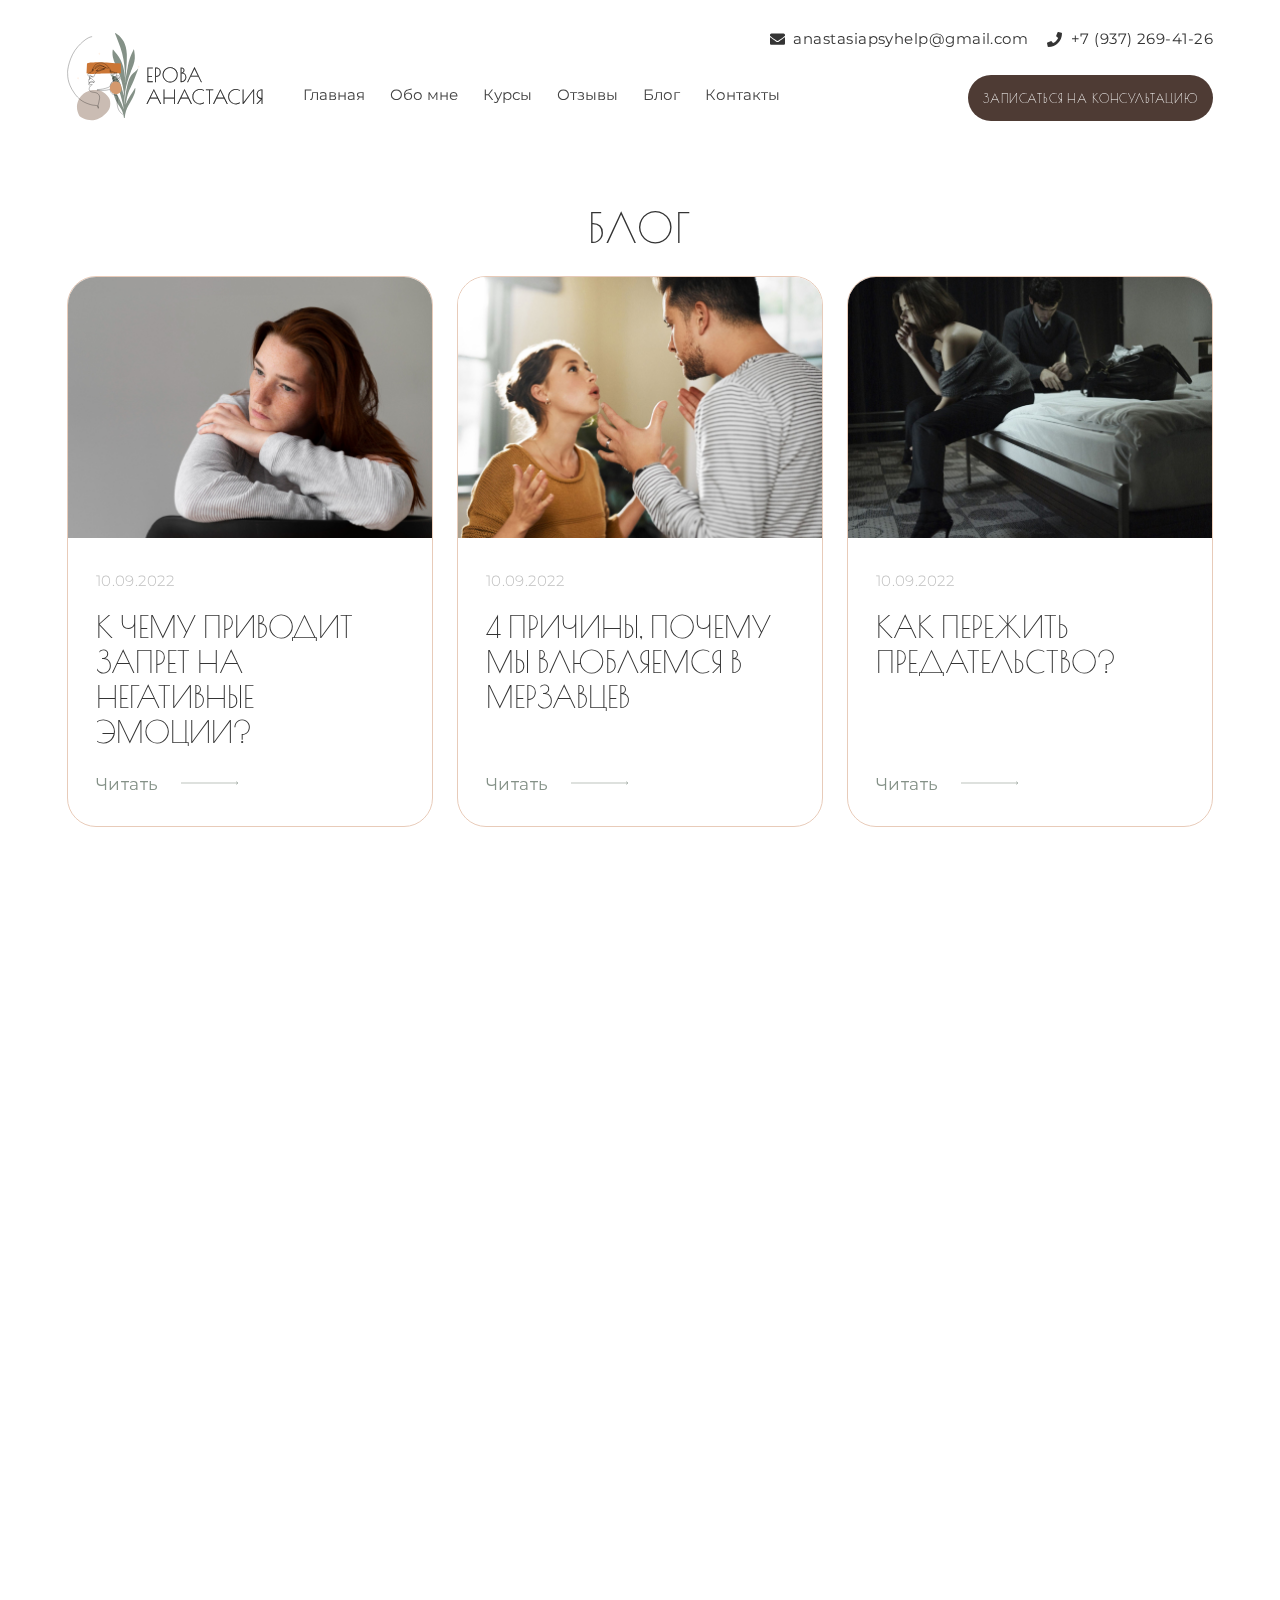
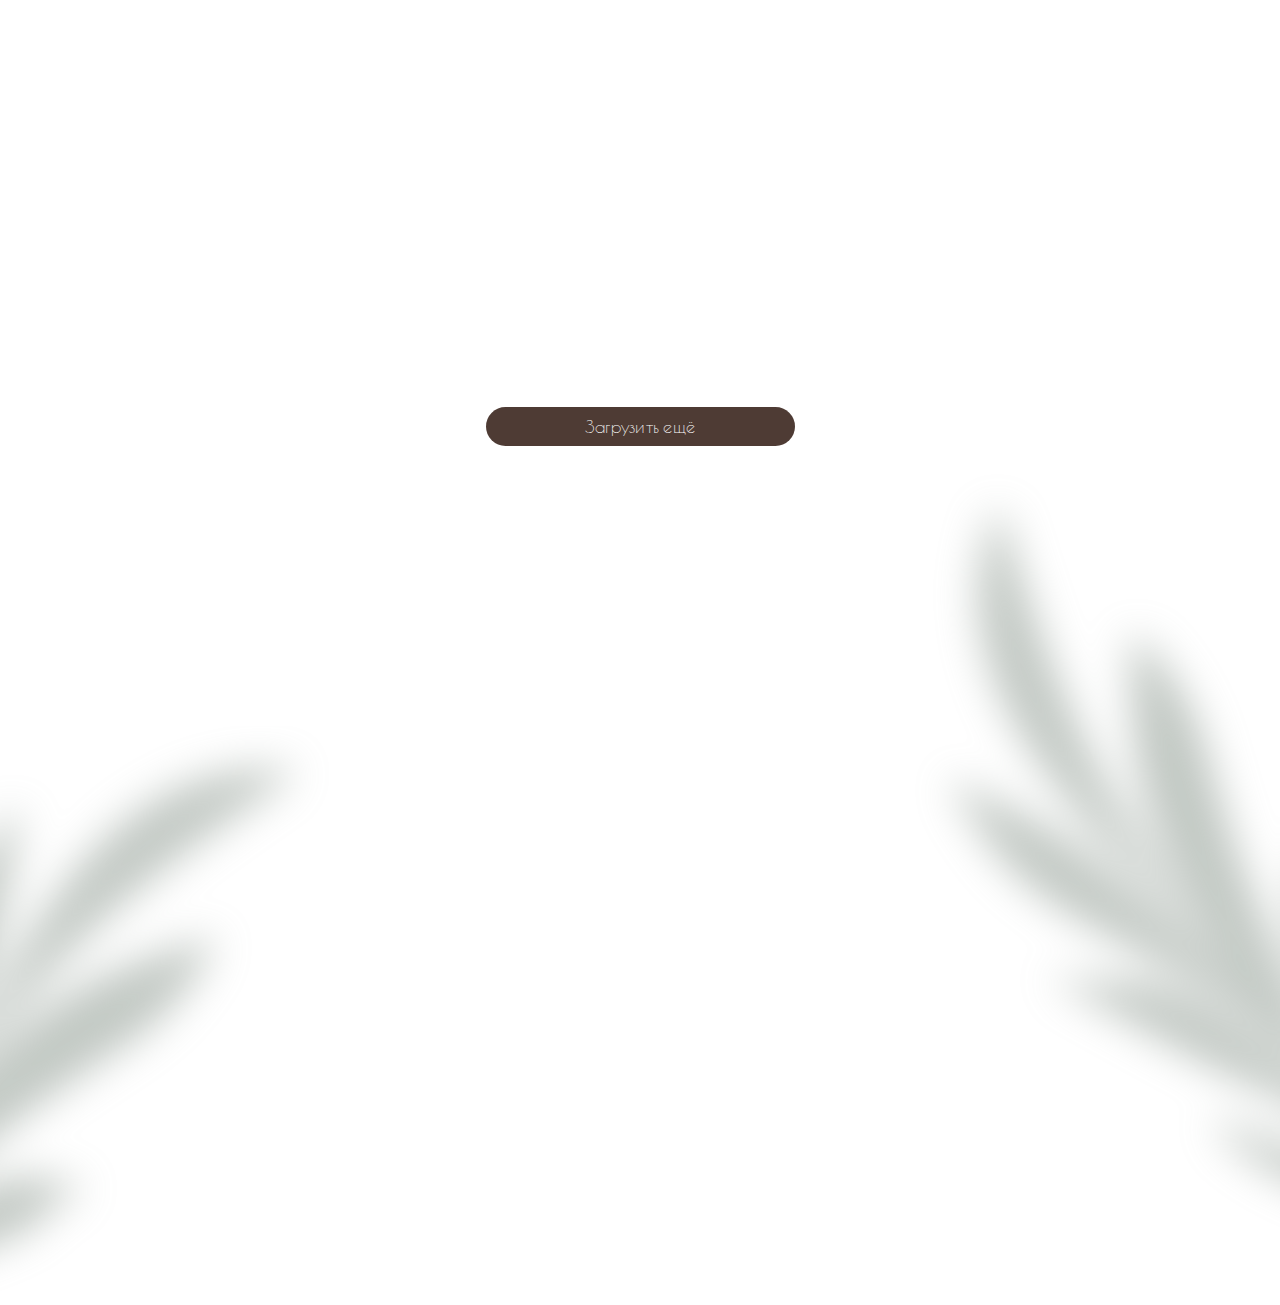
<file: blog.html>
<!DOCTYPE html>
<html lang="ru">

<head>
	<meta charset="UTF-8">
	<meta http-equiv="X-UA-Compatible" content="IE=edge">
	<meta name="viewport" content="width=, initial-scale=1.0">
	<link rel="shortcut icon" href="./favicon.ico" type="image/x-icon">
	<link rel="stylesheet" href="https://unpkg.com/aos@2.3.1/dist/aos.css">
	<link rel="stylesheet" href="css/style.css">
	<title>Блог - Психолог Анастасия Ерова</title>
</head>

<body>

	<!-- wrapper -->
	<div class="wrapper">

		<!-- header -->
		<header>
			<div class="header" data-aos="fade-down" data-aos-delay="100">
				<div class="header__container">
					<div class="header__contact contact" data-da=".header__container, 992, last">
						<ul class="contact__list">
							<li><a href="mailto:anastasiapsyhelp@gmail.com" class="_icon-mail">anastasiapsyhelp@gmail.com</a></li>
							<li><a href="tel:79372694126" class="_icon-phone">+7 (937) 269-41-26</a></li>
						</ul>
					</div>
					<div class="header__wrapper">
						<div class="header__logo">
							<a href="#">
								<img src="./img/header/logo.svg" alt="">
							</a>
						</div>
						<div class="header__menu menu">
							<button type="button" class="menu__icon icon-menu"><span></span></button>
							<nav class="menu__body">
								<ul class="menu__list">
									<li class="menu-item"><a href="#">Главная</a></li>
									<li class="menu-item"><a href="about.html">Обо мне</a></li>
									<li class="menu-item"><a href="#">Курсы</a></li>
									<li class="menu-item"><a href="#" data-goto="#reviews">Отзывы</a></li>
									<li class="menu-item"><a href="blog.html">Блог</a></li>
									<li class="menu-item"><a href="#" data-goto="#contact">Контакты</a></li>
								</ul>
							</nav>
						</div>
						<div class="header__button" data-da=".header__menu .menu__body, 992, last">
							<a href="#" class="btn _brown-color">записаться на консультацию</a>
						</div>
					</div>
				</div>
			</div>
		</header>
		<!-- /header -->

		<!-- page -->
		<main class="page">

			<!-- blog -->
			<section class="blog">
				<div class="blog__container">
					<h2 class="poiret-one--regular-50" data-aos="fade-down" data-aos-delay="100">Блог</h2>
					<div class="blog__wrapper">
						<div class="blog__list">
							<div class="blog__item" data-aos="fade-up" data-aos-delay="100">
								<a href="./article.html">
									<div class="blog__img">
										<img src="./img/blog/blog-img-1.jpg" alt="">
									</div>
									<div class="blog__description">
										<div class="blog__body">
											<p class="montserrat--light-14 blog__data">10.09.2022</p>
											<h3 class="poiret-one--regular-30">К чему приводит запрет на негативные эмоции?</h3>
										</div>
										<div class="blog__link">
											<span class="link">Читать <i class="_icon-arrow"></i></span>
										</div>
									</div>
								</a>
							</div>
							<div class="blog__item" data-aos="fade-up" data-aos-delay="200">
								<a href="#">
									<div class="blog__img">
										<img src="./img/blog/blog-img-2.jpg" alt="">
									</div>
									<div class="blog__description">
										<div class="blog__body">
											<p class="montserrat--light-14 blog__data">10.09.2022</p>
											<h3 class="poiret-one--regular-30">4 причины, почему мы влюбляемся в мерзавцев</h3>
										</div>
										<div class="blog__link">
											<span class="link">Читать <i class="_icon-arrow"></i></span>
										</div>
									</div>
								</a>
							</div>
							<div class="blog__item" data-aos="fade-up" data-aos-delay="300">
								<a href="#">
									<div class="blog__img">
										<img src="./img/blog/blog-img-3.jpg" alt="">
									</div>
									<div class="blog__description">
										<div class="blog__body">
											<p class="montserrat--light-14 blog__data">10.09.2022</p>
											<h3 class="poiret-one--regular-30">Как пережить предательство?</h3>
										</div>
										<div class="blog__link">
											<span class="link">Читать <i class="_icon-arrow"></i></span>
										</div>
									</div>
								</a>
							</div>
							<div class="blog__item" data-aos="fade-up" data-aos-delay="400">
								<a href="#">
									<div class="blog__img">
										<img src="./img/blog/blog-img-4.jpg" alt="">
									</div>
									<div class="blog__description">
										<div class="blog__body">
											<p class="montserrat--light-14 blog__data">10.09.2022</p>
											<h3 class="poiret-one--regular-30">Как избавиться от потребительского отношения к себе?</h3>
										</div>
										<div class="blog__link">
											<span class="link">Читать <i class="_icon-arrow"></i></span>
										</div>
									</div>
								</a>
							</div>
							<div class="blog__item" data-aos="fade-up" data-aos-delay="500">
								<a href="#">
									<div class="blog__img">
										<img src="./img/blog/blog-img-5.jpg" alt="">
									</div>
									<div class="blog__description">
										<div class="blog__body">
											<p class="montserrat--light-14 blog__data">10.09.2022</p>
											<h3 class="poiret-one--regular-30">Почему не нужно быть слабой?</h3>
										</div>
										<div class="blog__link">
											<span class="link">Читать <i class="_icon-arrow"></i></span>
										</div>
									</div>
								</a>
							</div>
							<div class="blog__item" data-aos="fade-up" data-aos-delay="600">
								<a href="#">
									<div class="blog__img">
										<img src="./img/blog/blog-img-6.jpg" alt="">
									</div>
									<div class="blog__description">
										<div class="blog__body">
											<p class="montserrat--light-14 blog__data">10.09.2022</p>
											<h3 class="poiret-one--regular-30">Ошбки на первом видании</h3>
										</div>
										<div class="blog__link">
											<span class="link">Читать <i class="_icon-arrow"></i></span>
										</div>
									</div>
								</a>
							</div>
							<div class="blog__item" data-aos="fade-up" data-aos-delay="700">
								<a href="#">
									<div class="blog__img">
										<img src="./img/blog/blog-img-7.jpg" alt="">
									</div>
									<div class="blog__description">
										<div class="blog__body">
											<p class="montserrat--light-14 blog__data">10.09.2022</p>
											<h3 class="poiret-one--regular-30">4 ярких признака инфантильного мужчины</h3>
										</div>
										<div class="blog__link">
											<span class="link">Читать <i class="_icon-arrow"></i></span>
										</div>
									</div>
								</a>
							</div>
							<div class="blog__item" data-aos="fade-up" data-aos-delay="800">
								<a href="#">
									<div class="blog__img">
										<img src="./img/blog/blog-img-8.jpg" alt="">
									</div>
									<div class="blog__description">
										<div class="blog__body">
											<p class="montserrat--light-14 blog__data">10.09.2022</p>
											<h3 class="poiret-one--regular-30">как встретить идеального мужчину</h3>
										</div>
										<div class="blog__link">
											<span class="link">Читать <i class="_icon-arrow"></i></span>
										</div>
									</div>
								</a>
							</div>
						</div>
						<div class="blog__loading">
							<a href="#" class="btn _brown-color">Загрузить ещё</a>
						</div>
					</div>
				</div>
			</section>
			<!-- /blog -->

			<!-- questions -->
			<section class="questions" id="contact">
				<div class="questions__patterns">
					<div class="questions__pattern questions__pattern--left">
						<img src="./img/questions/pattern-left.svg" alt="">
					</div>
					<div class="questions__pattern questions__pattern--right">
						<img src="./img/questions/pattern-right.svg" alt="">
					</div>
				</div>

				<div class="questions__container">
					<h2 class="poiret-one--regular-50" data-aos="fade-down" data-aos-delay="100">отвечу на ваши вопросы</h2>
					<div class="questions__wrapper">
						<div class="questions__request" data-aos="fade-right" data-aos-delay="200">
							<form action="#">
								<div class="form__block">
									<div class="form__line">
										<input type="text" name="form[]" placeholder="Ваше имя" class="input" required>
									</div>
									<div class="form__line">
										<input type="email" name="form[]" placeholder="E-mail" class="input" required>
									</div>
									<div class="form__line">
										<input type="tel" name="form[]" placeholder="Телефон" class="input" required>
									</div>
									<div class="form__line">
										<textarea placeholder="Ваше сообщение" class="input"></textarea>
									</div>
									<div class="form__agreement">
										<label>
											<input type="checkbox" required>
											<span class="checkbox"></span>
											<span class="checkbox-label">Даю своё согласие на обработку персональных данных в соответствии с
												<a href="#">пользовательским соглашением</a></span>
										</label>
									</div>
									<div class="form__button">
										<button type="submit" class="btn _brown-color">Отправить сообщение</button>
									</div>
								</div>
							</form>
						</div>
						<div class="questions__links">
							<div class="questions__link" data-aos="fade-left" data-aos-delay="200"><a href="#"
									class="_icon-telegram">Написать в Telegram</a></div>
							<div class="questions__link" data-aos="fade-left" data-aos-delay="300"><a href="#"
									class="_icon-whatsapp">Написать в WhatsApp</a></div>
						</div>
					</div>
				</div>
			</section>
			<!-- /questions -->

		</main>
		<!-- /page -->

		<!-- footer -->
		<footer>
			<div class="footer" data-aos="fade-up" data-aos-delay="100">
				<div class="footer__container">
					<div class="footer__wrapper">
						<div class="footer__top">
							<div class="footer__logo">
								<img src="./img/header/logo.svg" alt="">
							</div>
							<div class="footer__menu menu">
								<nav class="menu__body">
									<ul class="menu__list">
										<li class="menu-item"><a href="#">Главная</a></li>
										<li class="menu-item"><a href="about.html">Обо мне</a></li>
										<li class="menu-item"><a href="#">Курсы</a></li>
										<li class="menu-item"><a href="#" data-goto="#reviews">Отзывы</a></li>
										<li class="menu-item"><a href="blog.html">Блог</a></li>
										<li class="menu-item"><a href="#" data-goto="#contact">Контакты</a></li>
									</ul>
								</nav>
							</div>
						</div>
						<div class="footer__bottom">
							<div class="footer__social social">
								<ul class="social__list">
									<li><a href="#" class="_icon-telegram"></a></li>
									<li><a href="#" class="_icon-whatsapp"></a></li>
								</ul>
							</div>
							<div class="footer__contact contact">
								<ul class="contact__list">
									<li><a href="tel:79372694126" class="_icon-phone">+7 (937) 269-41-26</a></li>
									<li><a href="mailto:anastasiapsyhelp@gmail.com" class="_icon-mail">anastasiapsyhelp@gmail.com</a></li>
									<li><span class="_icon-time">Пн-Вс: 10:00 - 21:00</span></li>
								</ul>
							</div>
						</div>
					</div>
				</div>
			</div>
		</footer>
		<!-- /footer -->

	</div>
	<!-- /wrapper -->

	<script src="https://unpkg.com/aos@2.3.1/dist/aos.js"></script>
	<script>AOS.init({ duration: 500, easing: 'ease-out-quart', once: true });</script>
	<script src="lib/dynamic_adapt.js"></script>
	<script src="js/app.js"></script>

</body>

</html>
</file>
<file: css/style.css>
@import url(https://fonts.googleapis.com/css?family=Montserrat:300,regular,500&display=swap);
@import url(https://fonts.googleapis.com/css?family=Poiret+One:regular&display=swap);
@import url(https://fonts.googleapis.com/css?family=Open+Sans:regular);
@font-face {
  font-family: "icons";
  src: url("../fonts/icons.eot?94xf2a");
  src: url("../fonts/icons.eot?94xf2a#iefix") format("embedded-opentype"), url("../fonts/icons.ttf?94xf2a") format("truetype"), url("../fonts/icons.woff?94xf2a") format("woff"), url("../fonts/icons.svg?94xf2a#icons") format("svg");
  font-weight: normal;
  font-style: normal;
  font-display: block;
}
[class^=_icon-]::before,
[class*=_icon-]::before {
  /* use !important to prevent issues with browser extensions that change fonts */
  font-family: "icons" !important;
  speak: never;
  font-style: normal;
  font-weight: normal;
  font-variant: normal;
  text-transform: none;
  line-height: 1;
  /* Better Font Rendering =========== */
  -webkit-font-smoothing: antialiased;
  -moz-osx-font-smoothing: grayscale;
}

._icon-check:before {
  content: "\e907";
}

._icon-rhombus:before {
  content: "\e900";
}

._icon-arrow:before {
  content: "\e901";
}

._icon-phone:before {
  content: "\e902";
}

._icon-whatsapp:before {
  content: "\e903";
}

._icon-telegram:before {
  content: "\e904";
}

._icon-mail:before {
  content: "\e905";
}

._icon-time:before {
  content: "\e906";
}

._icon-share:before {
  content: "";
  background-image: url("../img/acticle-about/download.svg");
  background-repeat: no-repeat;
  background-position: center;
  background-size: contain;
  width: 23px;
  height: 23px;
}
@media (max-width: 1920px) {
  ._icon-share:before {
    width: calc(16px + 7 * (100vw - 320px) / 1600);
    height: calc(16px + 7 * (100vw - 320px) / 1600);
  }
}

* {
  padding: 0px;
  margin: 0px;
  border: 0px;
  -webkit-box-sizing: border-box;
          box-sizing: border-box;
  scrollbar-color: #4e3b34 #fff;
  scrollbar-width: thin;
}
*::-moz-selection {
  background: #4e3b34;
  color: #4e3b34;
}
*::selection {
  background: #4e3b34;
  color: #4e3b34;
}
*::-webkit-scrollbar {
  cursor: pointer;
  width: 6px;
  background: transparent;
  border-radius: 4px;
}
*::-webkit-scrollbar-thumb {
  cursor: pointer;
  background: #4e3b34;
  -webkit-transition: 0.2s ease-in-out;
  transition: 0.2s ease-in-out;
  border-radius: 4px;
}
*::before, *::after {
  -webkit-box-sizing: border-box;
          box-sizing: border-box;
  margin: 0;
  padding: 0;
  scrollbar-color: #4e3b34 #4e3b34;
  scrollbar-width: thin;
}
*::before::-moz-selection, *::after::-moz-selection {
  background: #4e3b34;
  color: #4e3b34;
}
*::before::selection, *::after::selection {
  background: #4e3b34;
  color: #4e3b34;
}
*::before::-webkit-scrollbar, *::after::-webkit-scrollbar {
  cursor: pointer;
  width: 6px;
  background: #fff;
  border-radius: 4px;
}
*::before::-webkit-scrollbar-thumb, *::after::-webkit-scrollbar-thumb {
  cursor: pointer;
  background: transparent;
  -webkit-transition: 0.2s ease-in-out;
  -o-transition: 0.2s ease-in-out;
  transition: 0.2s ease-in-out;
  border-radius: 4px;
}

html {
  scroll-behavior: smooth;
  scroll-padding-top: 150px;
}
@media (max-width: 1920px) {
  html {
    scroll-padding-top: calc(50px + 100 * (100vw - 320px) / 1600);
  }
}

html,
body {
  min-width: 320px;
  width: 100%;
  margin: 0 auto;
  height: 100%;
}

body {
  color: #343434;
  line-height: 1;
  font-family: "Montserrat";
  font-size: 12px;
  background: #fff;
  -ms-text-size-adjust: 100%;
  -moz-text-size-adjust: 100%;
  -webkit-text-size-adjust: 100%;
  -webkit-font-smoothing: antialiased;
  -moz-osx-font-smoothing: grayscale;
  position: relative;
}

nav,
footer,
header,
aside {
  display: block;
}

input,
button,
textarea {
  outline: none;
  font-family: "Montserrat";
  font-size: inherit;
}

button {
  cursor: pointer;
  color: inherit;
  background: transparent;
}

button:active,
button:focus {
  outline: none !important;
}

button::-moz-focus-inner {
  border: 0 !important;
}

a {
  cursor: pointer;
  color: inherit;
}

a:link,
a:visited {
  text-decoration: none;
}

a:hover {
  text-decoration: none;
}

ul li {
  list-style: none;
}

img {
  vertical-align: top;
}

h1,
h2,
h3,
h4,
h5,
h6 {
  font-weight: inherit;
  font-size: inherit;
}

html.lock {
  overflow: hidden;
  -ms-touch-action: none;
      touch-action: none;
}

.wrapper {
  min-height: 100%;
  display: -webkit-box;
  display: -ms-flexbox;
  display: flex;
  -webkit-box-orient: vertical;
  -webkit-box-direction: normal;
      -ms-flex-direction: column;
          flex-direction: column;
  overflow: hidden;
}
.wrapper > main {
  -webkit-box-flex: 1;
      -ms-flex: 1 1 auto;
          flex: 1 1 auto;
}
.wrapper > * {
  min-width: 0;
}

[class*=__container] {
  margin: 0 auto;
  width: 100%;
  padding-left: 20px;
  padding-right: 20px;
  max-width: 1186px;
}

[class*=poiret-one--] {
  font-family: "Poiret One";
  text-transform: uppercase;
}

[class*=montserrat--] {
  font-family: "Montserrat";
}

.poiret-one--regular-155 {
  font-style: normal;
  font-weight: 400;
  font-size: 130px;
  line-height: 161px;
  letter-spacing: 0.03em;
}
@media (max-width: 1920px) {
  .poiret-one--regular-155 {
    font-size: calc(88px + 42 * (100vw - 320px) / 1600);
    line-height: calc(114px + 47 * (100vw - 320px) / 1600);
  }
}
@media (max-width: 600px) {
  .poiret-one--regular-155 {
    font-size: calc(65px + 65 * (100vw - 320px) / 1600);
    line-height: calc(90px + 71 * (100vw - 320px) / 1600);
  }
}

.poiret-one--regular-101 {
  font-style: normal;
  font-weight: 400;
  font-size: 91px;
  line-height: 109px;
  letter-spacing: 0.03em;
}
@media (max-width: 1920px) {
  .poiret-one--regular-101 {
    font-size: calc(48px + 43 * (100vw - 320px) / 1600);
    line-height: calc(54px + 55 * (100vw - 320px) / 1600);
  }
}
@media (max-width: 600px) {
  .poiret-one--regular-101 {
    font-size: calc(40px + 51 * (100vw - 320px) / 1600);
    line-height: calc(46px + 63 * (100vw - 320px) / 1600);
  }
}

.poiret-one--regular-80 {
  font-style: normal;
  font-weight: 400;
  font-size: 70px;
  line-height: 84px;
  letter-spacing: 0.03em;
}
@media (max-width: 1920px) {
  .poiret-one--regular-80 {
    font-size: calc(46px + 24 * (100vw - 320px) / 1600);
    line-height: calc(54px + 30 * (100vw - 320px) / 1600);
  }
}

.poiret-one--regular-70 {
  font-style: normal;
  font-weight: 400;
  font-size: 70px;
  line-height: 108px;
  letter-spacing: 0.03em;
}

.poiret-one--regular-50 {
  font-style: normal;
  font-weight: 400;
  font-size: 45px;
  line-height: 53px;
  letter-spacing: 0.03em;
}
@media (max-width: 1920px) {
  .poiret-one--regular-50 {
    font-size: calc(37px + 8 * (100vw - 320px) / 1600);
    line-height: calc(43px + 10 * (100vw - 320px) / 1600);
  }
}

.poiret-one--regular-43 {
  font-style: normal;
  font-weight: 400;
  font-size: 44px;
  line-height: 51px;
  letter-spacing: 0.03em;
}
@media (max-width: 1920px) {
  .poiret-one--regular-43 {
    font-size: calc(30px + 14 * (100vw - 320px) / 1600);
    line-height: calc(35px + 16 * (100vw - 320px) / 1600);
  }
}

.poiret-one--regular-37 {
  font-style: normal;
  font-weight: 400;
  font-size: 37px;
  line-height: 44px;
  letter-spacing: 0.03em;
}
@media (max-width: 1920px) {
  .poiret-one--regular-37 {
    font-size: calc(30px + 7 * (100vw - 320px) / 1600);
    line-height: calc(37px + 7 * (100vw - 320px) / 1600);
  }
}

.poiret-one--regular-30 {
  font-style: normal;
  font-weight: 400;
  font-size: 30px;
  line-height: 35px;
  letter-spacing: 0.03em;
}
@media (max-width: 1920px) {
  .poiret-one--regular-30 {
    font-size: calc(30px + 0 * (100vw - 320px) / 1600);
    line-height: calc(35px + 0 * (100vw - 320px) / 1600);
  }
}
@media (max-width: 600px) {
  .poiret-one--regular-30 {
    font-size: calc(22px + 8 * (100vw - 320px) / 1600);
    line-height: calc(26px + 9 * (100vw - 320px) / 1600);
  }
}

.montserrat--medium-20 {
  font-style: normal;
  font-weight: 500;
  font-size: 20px;
  line-height: 28px;
  text-transform: uppercase;
}
@media (max-width: 1920px) {
  .montserrat--medium-20 {
    font-size: calc(16px + 4 * (100vw - 320px) / 1600);
    line-height: calc(24px + 4 * (100vw - 320px) / 1600);
  }
}

.montserrat--medium-19 {
  font-style: normal;
  font-weight: 500;
  font-size: 19px;
  line-height: 27px;
  text-transform: uppercase;
}
@media (max-width: 1920px) {
  .montserrat--medium-19 {
    font-size: calc(16px + 3 * (100vw - 320px) / 1600);
    line-height: calc(22px + 5 * (100vw - 320px) / 1600);
  }
}

.montserrat--regular-20 {
  font-style: normal;
  font-weight: 400;
  font-size: 20px;
  line-height: 24px;
  letter-spacing: 0.03em;
}
@media (max-width: 1920px) {
  .montserrat--regular-20 {
    font-size: calc(16px + 4 * (100vw - 320px) / 1600);
    line-height: calc(20px + 4 * (100vw - 320px) / 1600);
  }
}

.montserrat--regular-18 {
  font-style: normal;
  font-weight: 400;
  font-size: 18px;
  line-height: 25px;
  letter-spacing: 0.03em;
}
@media (max-width: 1920px) {
  .montserrat--regular-18 {
    font-size: calc(15px + 3 * (100vw - 320px) / 1600);
    line-height: calc(21px + 4 * (100vw - 320px) / 1600);
  }
}

.montserrat--regular-14 {
  font-style: normal;
  font-weight: 400;
  font-size: 16px;
  line-height: 22px;
  letter-spacing: 0.03em;
}
@media (max-width: 1920px) {
  .montserrat--regular-14 {
    font-size: calc(14px + 2 * (100vw - 320px) / 1600);
    line-height: calc(20px + 2 * (100vw - 320px) / 1600);
  }
}

.montserrat--light-14 {
  font-style: normal;
  font-weight: 300;
  font-size: 16px;
  line-height: 19px;
  letter-spacing: 0.03em;
}
@media (max-width: 1920px) {
  .montserrat--light-14 {
    font-size: calc(14px + 2 * (100vw - 320px) / 1600);
    line-height: calc(17px + 2 * (100vw - 320px) / 1600);
  }
}

.btn {
  display: -webkit-inline-box;
  display: -ms-inline-flexbox;
  display: inline-flex;
  -webkit-box-align: center;
      -ms-flex-align: center;
          align-items: center;
  -webkit-box-pack: center;
      -ms-flex-pack: center;
          justify-content: center;
  text-align: center;
  position: relative;
  overflow: hidden;
  font-family: "Poiret One";
  font-style: normal;
  font-weight: 400;
  font-size: 20px;
  line-height: 23px;
  letter-spacing: 0.015em;
  -webkit-transition: all 0.3s ease 0s;
  -o-transition: all 0.3s ease 0s;
  transition: all 0.3s ease 0s;
  padding: 10px 40px;
  border-radius: 39px;
}
@media (max-width: 1920px) {
  .btn {
    font-size: calc(18px + 2 * (100vw - 320px) / 1600);
    line-height: calc(21px + 2 * (100vw - 320px) / 1600);
    padding: 10px calc(10px + 30 * (100vw - 320px) / 1600);
  }
}
.btn._brown-color {
  background: #4e3b34;
  color: #ffffff;
}
@media (any-hover: hover) {
  .btn._brown-color:hover {
    background: #d4996d;
    color: #fff;
  }
}
.btn._white-color {
  background: #ffffff;
  color: #343434;
}
@media (any-hover: hover) {
  .btn._white-color:hover {
    background: #d4996d;
    color: #fff;
  }
}

.link {
  display: -webkit-inline-box;
  display: -ms-inline-flexbox;
  display: inline-flex;
  -webkit-box-align: center;
      -ms-flex-align: center;
          align-items: center;
  -webkit-box-pack: center;
      -ms-flex-pack: center;
          justify-content: center;
  text-align: center;
  position: relative;
  overflow: hidden;
  font-family: "Montserrat";
  font-style: normal;
  font-weight: 400;
  font-size: 18px;
  line-height: 22px;
  letter-spacing: 0.03em;
  color: #849187;
  -webkit-transition: all 0.3s ease 0s;
  -o-transition: all 0.3s ease 0s;
  transition: all 0.3s ease 0s;
}
@media (max-width: 1920px) {
  .link {
    font-size: calc(16px + 2 * (100vw - 320px) / 1600);
    line-height: calc(20px + 2 * (100vw - 320px) / 1600);
  }
}
.link i {
  margin-left: 27px;
  display: -webkit-box;
  display: -ms-flexbox;
  display: flex;
  -webkit-box-align: center;
      -ms-flex-align: center;
          align-items: center;
  height: 2px;
  width: 66px;
}
@media (max-width: 1920px) {
  .link i {
    width: calc(44px + 22 * (100vw - 320px) / 1600);
    margin-left: calc(15px + 12 * (100vw - 320px) / 1600);
  }
}
.link i:before {
  font-size: 66px;
}
@media (max-width: 1920px) {
  .link i:before {
    font-size: calc(44px + 22 * (100vw - 320px) / 1600);
  }
}

.form {
  width: 100%;
}
.form__block {
  width: 100%;
}
.form__line {
  width: 100%;
  margin-bottom: 29px;
}
@media (max-width: 1920px) {
  .form__line {
    margin-bottom: calc(11px + 18 * (100vw - 320px) / 1600);
  }
}
.form__line .input {
  width: 100%;
  font-style: normal;
  font-weight: 400;
  font-size: 16px;
  line-height: 19px;
  letter-spacing: 0.03em;
  padding: 11px 26px;
  border: 1px solid #9e9e9e;
  border-radius: 43px;
  -webkit-transition: all 0.3s ease 0s;
  -o-transition: all 0.3s ease 0s;
  transition: all 0.3s ease 0s;
}
@media (max-width: 1920px) {
  .form__line .input {
    font-size: calc(14px + 2 * (100vw - 320px) / 1600);
    line-height: calc(17px + 2 * (100vw - 320px) / 1600);
  }
}
.form__line .input::-webkit-input-placeholder {
  -webkit-transition: opacity 0.3s ease 0s;
  transition: opacity 0.3s ease 0s;
  color: #9e9e9e;
}
.form__line .input::-moz-placeholder {
  -moz-transition: opacity 0.3s ease 0s;
  transition: opacity 0.3s ease 0s;
  color: #9e9e9e;
}
.form__line .input:-ms-input-placeholder {
  -ms-transition: opacity 0.3s ease 0s;
  transition: opacity 0.3s ease 0s;
  color: #9e9e9e;
}
.form__line .input::-ms-input-placeholder {
  -ms-transition: opacity 0.3s ease 0s;
  transition: opacity 0.3s ease 0s;
  color: #9e9e9e;
}
.form__line .input::placeholder {
  -webkit-transition: opacity 0.3s ease 0s;
  -o-transition: opacity 0.3s ease 0s;
  transition: opacity 0.3s ease 0s;
  color: #9e9e9e;
}
.form__line .input:focus {
  border-color: #d4996d;
}
.form__line .input:focus::-webkit-input-placeholder {
  opacity: 0;
}
.form__line .input:focus::-moz-placeholder {
  opacity: 0;
}
.form__line .input:focus:-ms-input-placeholder {
  opacity: 0;
}
.form__line .input:focus::-ms-input-placeholder {
  opacity: 0;
}
.form__line .input:focus::placeholder {
  opacity: 0;
}
.form__line textarea.input {
  min-height: 145px;
  resize: none;
  padding-top: 21px;
  padding-bottom: 21px;
  border-radius: 25px;
}
@media (max-width: 1920px) {
  .form__line textarea.input {
    min-height: calc(113px + 32 * (100vw - 320px) / 1600);
  }
}
.form__agreement {
  margin-top: -5px;
}
@media (max-width: 1920px) {
  .form__agreement {
    margin-top: calc(22px + -27 * (100vw - 320px) / 1600);
  }
}
.form__agreement label {
  display: -webkit-box;
  display: -ms-flexbox;
  display: flex;
  -webkit-box-align: center;
      -ms-flex-align: center;
          align-items: center;
  cursor: pointer;
  position: relative;
}
.form__agreement label input {
  display: none;
}
.form__agreement label .checkbox {
  display: block;
  -webkit-transition: all 0.3s ease 0s;
  -o-transition: all 0.3s ease 0s;
  transition: all 0.3s ease 0s;
  position: relative;
  min-height: 11px;
  min-width: 11px;
  max-height: 11px;
  max-width: 11px;
  background-color: transparent;
  border: 1px solid #9e9e9e;
  border-radius: 2px;
  margin-right: 12px;
}
.form__agreement label .checkbox::before {
  font-family: "icons" !important;
  speak: never;
  font-style: normal;
  font-weight: normal;
  font-variant: normal;
  text-transform: none;
  line-height: 1;
  -webkit-font-smoothing: antialiased;
  -moz-osx-font-smoothing: grayscale;
  content: "\e907";
  position: absolute;
  color: #9e9e9e;
  top: 50%;
  left: 50%;
  opacity: 0;
  font-size: 6px;
  z-index: 1;
  -webkit-transform: translate(-50%, -50%) scale(1.5);
      -ms-transform: translate(-50%, -50%) scale(1.5);
          transform: translate(-50%, -50%) scale(1.5);
  -webkit-transition: ease-out 0.15s;
  -o-transition: ease-out 0.15s;
  transition: ease-out 0.15s;
}
.form__agreement label input:checked ~ .checkbox::before {
  -webkit-transform: translate(-50%, -50%) scale(1);
      -ms-transform: translate(-50%, -50%) scale(1);
          transform: translate(-50%, -50%) scale(1);
  opacity: 1;
}
.form__agreement .checkbox-label {
  font-family: "Open Sans";
  font-style: normal;
  font-weight: 400;
  font-size: 12px;
  line-height: 16px;
  color: #9e9e9e;
}
.form__agreement .checkbox-label a {
  text-decoration: underline;
}
@media (any-hover: hover) {
  .form__agreement .checkbox-label a:hover {
    text-decoration: none;
  }
}
.form__button {
  width: 100%;
  margin-top: 18px;
}
.form__button .btn {
  width: 100%;
  display: -webkit-box;
  display: -ms-flexbox;
  display: flex;
  font-size: 14px;
  line-height: 16px;
  padding-top: 12px;
  padding-bottom: 12px;
}

.header {
  padding: 36px 0px;
  margin-bottom: -100%;
  position: relative;
  z-index: 1000;
  width: 100%;
  left: 0;
  top: 0;
  background-color: transparent;
  -webkit-transition: all 0.3s ease 0s;
  -o-transition: all 0.3s ease 0s;
  transition: all 0.3s ease 0s;
}
@media (max-width: 1920px) {
  .header {
    padding-top: calc(21px + 15 * (100vw - 320px) / 1600);
  }
}
.header .contact {
  width: 100%;
}
.header .contact__list {
  display: -webkit-box;
  display: -ms-flexbox;
  display: flex;
  -webkit-box-align: center;
      -ms-flex-align: center;
          align-items: center;
  -webkit-box-pack: end;
      -ms-flex-pack: end;
          justify-content: flex-end;
}
@media (max-width: 992px) {
  .header .contact__list {
    -webkit-box-align: start;
        -ms-flex-align: start;
            align-items: flex-start;
    -webkit-box-orient: vertical;
    -webkit-box-direction: normal;
        -ms-flex-direction: column;
            flex-direction: column;
    margin-top: 7px;
  }
}
@media (min-width: 993px) {
  .header .contact__list li:not(:last-child) {
    margin-right: 28px;
  }
}
@media (min-width: 993px) and (max-width: 1920px) {
  .header .contact__list li:not(:last-child) {
    margin-right: calc(15px + 13 * (100vw - 992px) / 928);
  }
}
@media (max-width: 992px) {
  .header .contact__list li:not(:last-child) {
    margin-bottom: 12px;
  }
}
.header .contact__list li a {
  font-style: normal;
  font-weight: 400;
  font-size: 16px;
  line-height: 19px;
  letter-spacing: 0.03em;
  color: #343434;
  display: -webkit-box;
  display: -ms-flexbox;
  display: flex;
  -webkit-box-align: center;
      -ms-flex-align: center;
          align-items: center;
  -webkit-transition: all 0.3s ease 0s;
  -o-transition: all 0.3s ease 0s;
  transition: all 0.3s ease 0s;
  position: relative;
}
@media (max-width: 1920px) {
  .header .contact__list li a {
    font-size: calc(14px + 2 * (100vw - 320px) / 1600);
    line-height: calc(17px + 2 * (100vw - 320px) / 1600);
  }
}
@media (min-width: 993px) {
  .header .contact__list li a:after {
    content: "";
    position: absolute;
    bottom: -2px;
    right: 0px;
    height: 1px;
    width: 0%;
    background-color: #424242;
    -webkit-transition: all 0.3s ease 0s;
    -o-transition: all 0.3s ease 0s;
    transition: all 0.3s ease 0s;
  }
}
@media (min-width: 993px) and (any-hover: hover) {
  .header .contact__list li a:hover:after {
    left: 0;
    width: 100%;
  }
}
.header .contact__list li a::before {
  font-size: 15px;
  margin-right: 8px;
}
.header__wrapper {
  display: -webkit-box;
  display: -ms-flexbox;
  display: flex;
  -webkit-box-align: center;
      -ms-flex-align: center;
          align-items: center;
}
@media (min-width: 993px) {
  .header__wrapper {
    -webkit-box-align: end;
        -ms-flex-align: end;
            align-items: flex-end;
    margin-top: -15px;
  }
}
@media (max-width: 992px) {
  .header__wrapper {
    -webkit-box-pack: justify;
        -ms-flex-pack: justify;
            justify-content: space-between;
  }
}
.header__logo {
  position: relative;
  z-index: 100;
}
@media (min-width: 993px) {
  .header .menu {
    margin-left: 50px;
  }
}
@media (min-width: 993px) and (max-width: 1920px) {
  .header .menu {
    margin-left: calc(15px + 35 * (100vw - 992px) / 928);
  }
}
.header .menu .icon-menu {
  display: none;
}
@media (max-width: 992px) {
  .header .menu .icon-menu {
    margin-top: 10px;
    display: block;
    position: relative;
    width: 38px;
    height: 20px;
    cursor: pointer;
    z-index: 100;
    -webkit-transition: all 0.3s ease 0s;
    -o-transition: all 0.3s ease 0s;
    transition: all 0.3s ease 0s;
  }
  .header .menu .icon-menu span, .header .menu .icon-menu::before, .header .menu .icon-menu::after {
    content: "";
    -webkit-transition: all 0.3s ease 0s;
    -o-transition: all 0.3s ease 0s;
    transition: all 0.3s ease 0s;
    left: 0;
    position: absolute;
    height: 2px;
    width: 100%;
    border-radius: 1px;
    background-color: #000000;
  }
  .header .menu .icon-menu::before {
    top: 0px;
  }
  .header .menu .icon-menu::after {
    bottom: 0px;
  }
  .header .menu .icon-menu span {
    top: 50%;
    -webkit-transform: translateY(-50%);
        -ms-transform: translateY(-50%);
            transform: translateY(-50%);
  }
  .menu-open .header .menu .icon-menu span {
    width: 0;
  }
  .menu-open .header .menu .icon-menu::before {
    top: calc(50% - 1px);
    -webkit-transform: rotate(-45deg);
        -ms-transform: rotate(-45deg);
            transform: rotate(-45deg);
  }
  .menu-open .header .menu .icon-menu::after {
    bottom: calc(50% - 1px);
    -webkit-transform: rotate(45deg);
        -ms-transform: rotate(45deg);
            transform: rotate(45deg);
  }
}
@media (max-width: 992px) {
  .header .menu__body {
    position: fixed;
    width: 100%;
    min-height: 100vh;
    max-height: 100vh;
    top: 0%;
    right: -100%;
    overflow: auto;
    background: #fff;
    padding: 150px 20px 32px 20px;
    -webkit-transition: right 0.3s ease 0s;
    -o-transition: right 0.3s ease 0s;
    transition: right 0.3s ease 0s;
    z-index: 4;
    display: -webkit-box;
    display: -ms-flexbox;
    display: flex;
    -webkit-box-orient: vertical;
    -webkit-box-direction: normal;
        -ms-flex-direction: column;
            flex-direction: column;
    -webkit-box-pack: justify;
        -ms-flex-pack: justify;
            justify-content: space-between;
  }
  .menu-open .header .menu__body {
    right: 0;
  }
}
@media (min-width: 993px) {
  .header .menu__list {
    display: -webkit-box;
    display: -ms-flexbox;
    display: flex;
    -webkit-box-align: center;
        -ms-flex-align: center;
            align-items: center;
  }
}
.header .menu__list li a {
  display: -webkit-box;
  display: -ms-flexbox;
  display: flex;
  -webkit-box-align: center;
      -ms-flex-align: center;
          align-items: center;
  font-style: normal;
  font-weight: 400;
  font-size: 16px;
  line-height: 19px;
  color: #424242;
  -webkit-transition: all 0.3s ease 0s;
  -o-transition: all 0.3s ease 0s;
  transition: all 0.3s ease 0s;
  position: relative;
}
@media (max-width: 1920px) {
  .header .menu__list li a {
    font-size: calc(14px + 2 * (100vw - 320px) / 1600);
    line-height: calc(17px + 2 * (100vw - 320px) / 1600);
  }
}
@media (min-width: 993px) {
  .header .menu__list li a:after {
    content: "";
    position: absolute;
    bottom: 15px;
    right: 18px;
    height: 1px;
    width: 0%;
    background-color: #424242;
    -webkit-transition: all 0.3s ease 0s;
    -o-transition: all 0.3s ease 0s;
    transition: all 0.3s ease 0s;
  }
}
@media (min-width: 993px) and (max-width: 1920px) {
  .header .menu__list li a:after {
    right: calc(10px + 8 * (100vw - 992px) / 928);
  }
}
@media (min-width: 993px) and (any-hover: hover) {
  .header .menu__list li a:hover:after {
    left: 18px;
    width: calc(100% - 36px);
  }
}
@media (min-width: 993px) and (any-hover: hover) and (max-width: 1920px) {
  .header .menu__list li a:hover:after {
    left: calc(10px + 8 * (100vw - 992px) / 928);
    width: calc(100% - (20px + 16 * (100vw - 992px) / 928));
  }
}
@media (min-width: 993px) {
  .header .menu__list li a {
    padding: 17px 18px;
  }
}
@media (min-width: 993px) and (max-width: 1920px) {
  .header .menu__list li a {
    padding: 17px calc(10px + 8 * (100vw - 992px) / 928);
  }
}
@media (max-width: 992px) {
  .header .menu__list li a {
    padding: 7px 0px;
    font-size: 14px;
    line-height: 17px;
  }
}
.header__button {
  margin: 0px 0px 0px auto;
}
@media (max-width: 992px) {
  .header__button {
    margin: 20px auto 0px;
    width: 100%;
  }
}
.header__button .btn {
  font-size: 12px;
  line-height: 14px;
  padding: 16px 15px;
  text-transform: uppercase;
  letter-spacing: 0.07em;
}
@media (max-width: 992px) {
  .header__button .btn {
    width: 100%;
    font-size: 14px;
    line-height: 17px;
    padding: 16px 20px;
  }
}

.main {
  position: relative;
  background: rgba(211, 154, 109, 0.5);
  overflow: hidden;
}
.main::before, .main:after {
  content: "";
  position: absolute;
  width: 1119px;
  height: 1119px;
  background: -o-radial-gradient(50% 50%, 50% 50%, #ffffff 0%, rgba(255, 255, 255, 0) 100%);
  background: radial-gradient(50% 50% at 50% 50%, #ffffff 0%, rgba(255, 255, 255, 0) 100%);
  -webkit-filter: blur(38.5px);
          filter: blur(38.5px);
}
.main::before {
  top: -507px;
  left: -526px;
}
@media (max-width: 1920px) {
  .main::before {
    width: calc(306px + 813 * (100vw - 320px) / 1600);
    height: calc(306px + 813 * (100vw - 320px) / 1600);
    left: calc(-61px + -465 * (100vw - 320px) / 1600);
    top: calc(-90px + -417 * (100vw - 320px) / 1600);
  }
}
.main:after {
  right: -86px;
  bottom: -177px;
}
@media (max-width: 1920px) {
  .main:after {
    width: calc(638px + 481 * (100vw - 320px) / 1600);
    height: calc(638px + 481 * (100vw - 320px) / 1600);
    right: calc(-150px + 64 * (100vw - 320px) / 1600);
    bottom: calc(-453px + 276 * (100vw - 320px) / 1600);
  }
}
.main__patterns .main__pattern {
  position: absolute;
}
@media (max-width: 768px) {
  .main__patterns .main__pattern {
    display: none;
  }
}
.main__patterns .main__pattern img {
  width: 100%;
  height: 100%;
  -o-object-fit: contain;
     object-fit: contain;
}
.main__patterns .main__pattern.main__pattern--left {
  bottom: -437px;
  left: -286px;
  width: 894px;
  height: 894px;
}
.main__patterns .main__pattern.main__pattern--right {
  bottom: -322px;
  right: 112px;
  width: 564px;
  height: 583px;
}
.main__wrapper {
  padding: 199px 0px 114px;
  position: relative;
  z-index: 10;
}
@media (max-width: 1920px) {
  .main__wrapper {
    padding: calc(212px + -13 * (100vw - 320px) / 1600) 0px calc(30px + 84 * (100vw - 320px) / 1600);
  }
}
.main__description {
  display: -webkit-box;
  display: -ms-flexbox;
  display: flex;
  -webkit-box-orient: vertical;
  -webkit-box-direction: normal;
      -ms-flex-direction: column;
          flex-direction: column;
  -webkit-box-pack: justify;
      -ms-flex-pack: justify;
          justify-content: space-between;
}
.main__text h3 {
  text-transform: unset;
}
.main__text h1 {
  margin-top: 8px;
}
.main__text h1 span {
  display: block;
}
.main__text h1 span:last-child {
  margin-top: -12px;
}
@media (min-width: 769px) {
  .main__text h1 span:last-child {
    margin-left: 173px;
  }
}
@media (min-width: 769px) and (max-width: 1920px) {
  .main__text h1 span:last-child {
    margin-left: calc(30px + 143 * (100vw - 768px) / 1152);
  }
}
.main__action {
  width: 100%;
  max-width: 441px;
  background: #ffffff;
  border-radius: 35px;
  padding: 39px 38px;
  margin-top: 29px;
}
@media (max-width: 1920px) {
  .main__action {
    padding: calc(23px + 16 * (100vw - 320px) / 1600) calc(15px + 23 * (100vw - 320px) / 1600);
    max-width: calc(295px + 146 * (100vw - 320px) / 1600);
  }
}
@media (min-width: 769px) {
  .main__action {
    margin-left: 185px;
  }
}
@media (min-width: 769px) and (max-width: 1920px) {
  .main__action {
    margin-left: calc(30px + 155 * (100vw - 768px) / 1152);
  }
}
@media (max-width: 768px) {
  .main__action {
    margin-top: 153px;
  }
}
.main__action_btn {
  margin-top: 20px;
}
.main__action_btn .btn {
  font-size: 18px;
  line-height: 21px;
  padding: 10px 31px;
}
.main__action h4 {
  margin-bottom: 15px;
  color: #829186;
}
.main__picture {
  position: absolute;
  bottom: 0;
  right: -35px;
  max-width: 448px;
  max-height: 774px;
  width: 100%;
  height: 100%;
  z-index: -1;
}
@media (max-width: 1920px) {
  .main__picture {
    max-width: calc(330px + 118 * (100vw - 320px) / 1600);
    max-height: calc(570px + 204 * (100vw - 320px) / 1600);
    right: calc(-50px + 15 * (100vw - 320px) / 1600);
  }
}
@media (max-width: 600px) {
  .main__picture {
    right: -10px;
    bottom: -60px;
    max-width: calc(255px + 193 * (100vw - 320px) / 448);
    max-height: calc(540px + 234 * (100vw - 320px) / 448);
  }
}
@media (max-width: 600px) {
  .main__picture--desctop {
    display: none;
  }
}
@media (min-width: 600px) {
  .main__picture--mob {
    display: none;
  }
}
.main__picture img {
  width: 100%;
  height: 100%;
  -o-object-fit: contain;
     object-fit: contain;
}

.features {
  position: relative;
  padding-top: 98px;
}
@media (max-width: 1920px) {
  .features {
    padding-top: calc(24px + 74 * (100vw - 320px) / 1600);
  }
}
.features::before, .features::after {
  content: "";
  position: absolute;
  width: 1266px;
  height: 1267px;
  background: -o-radial-gradient(50% 50%, 50% 50%, rgba(232, 203, 185, 0.54) 0%, rgba(232, 203, 185, 0) 100%);
  background: radial-gradient(50% 50% at 50% 50%, rgba(232, 203, 185, 0.54) 0%, rgba(232, 203, 185, 0) 100%);
  -webkit-filter: blur(38.5px);
          filter: blur(38.5px);
  z-index: -1;
}
@media (max-width: 1920px) {
  .features::before, .features::after {
    width: calc(614px + 652 * (100vw - 320px) / 1600);
    height: calc(615px + 652 * (100vw - 320px) / 1600);
  }
}
.features::before {
  left: -633px;
  top: 164px;
}
@media (max-width: 1920px) {
  .features::before {
    left: calc(-100px + -533 * (100vw - 320px) / 1600);
  }
}
@media (max-width: 630px) {
  .features::before {
    top: calc(100% + 14px);
  }
}
.features::after {
  right: -362px;
  top: -706px;
}
@media (max-width: 630px) {
  .features::after {
    display: none;
  }
}
@media (min-width: 631px) {
  .features__wrapper > h2 {
    text-align: center;
  }
}
.features__list {
  margin-top: 53px;
  display: grid;
  grid-template-columns: repeat(3, 1fr);
  gap: 25px;
}
@media (min-width: 769px) {
  .features__list {
    gap: 165px;
  }
}
@media (min-width: 769px) and (max-width: 1920px) {
  .features__list {
    gap: calc(30px + 135 * (100vw - 768px) / 1152);
  }
}
@media (max-width: 1920px) {
  .features__list {
    margin-top: calc(9px + 44 * (100vw - 320px) / 1600);
  }
}
@media (max-width: 630px) {
  .features__list {
    grid-template-columns: repeat(1, 1fr);
  }
}
.features__item {
  padding-left: 35px;
  position: relative;
}
@media (max-width: 1920px) {
  .features__item {
    padding-left: calc(30px + 5 * (100vw - 320px) / 1600);
  }
}
.features__item::before {
  content: "\e900";
  font-family: "icons" !important;
  speak: never;
  font-style: normal;
  font-weight: normal;
  font-variant: normal;
  text-transform: none;
  line-height: 1;
  -webkit-font-smoothing: antialiased;
  -moz-osx-font-smoothing: grayscale;
  position: absolute;
  top: 15px;
  left: 0;
  font-size: 18px;
  color: #829186;
}
@media (max-width: 1920px) {
  .features__item::before {
    font-size: calc(13px + 5 * (100vw - 320px) / 1600);
  }
}
.features__item h3 {
  color: #829186;
  margin-bottom: 13px;
  text-transform: unset;
}
@media (max-width: 1920px) {
  .features__item h3 {
    margin-bottom: calc(8px + 5 * (100vw - 320px) / 1600);
  }
}
.features__item p {
  max-width: 228px;
}
@media (max-width: 630px) {
  .features__item p {
    max-width: 245px;
  }
}

.consultant {
  position: relative;
  padding-top: 100px;
  padding-bottom: 100px;
}
@media (max-width: 1920px) {
  .consultant {
    padding-top: calc(28px + 72 * (100vw - 320px) / 1600);
    padding-bottom: calc(15px + 85 * (100vw - 320px) / 1600);
  }
}
.consultant__bg {
  position: absolute;
  top: 100px;
  right: 11px;
  width: 611px;
  height: 863px;
  z-index: -1;
}
@media (max-width: 1920px) {
  .consultant__bg {
    width: calc(517px + 94 * (100vw - 320px) / 1600);
    height: calc(731px + 132 * (100vw - 320px) / 1600);
    top: calc(-257px + 357 * (100vw - 320px) / 1600);
    right: calc(-30px + 41 * (100vw - 320px) / 1600);
  }
}
.consultant__bg img {
  width: 100%;
  height: 100%;
  -o-object-fit: contain;
     object-fit: contain;
}
@media (min-width: 769px) {
  .consultant__wrapper {
    display: grid;
    grid-template-columns: repeat(2, 1fr);
    gap: 18px;
  }
}
@media (min-width: 769px) {
  .consultant__description {
    display: -webkit-box;
    display: -ms-flexbox;
    display: flex;
    -webkit-box-orient: vertical;
    -webkit-box-direction: normal;
        -ms-flex-direction: column;
            flex-direction: column;
    -webkit-box-pack: center;
        -ms-flex-pack: center;
            justify-content: center;
    margin-top: 5px;
  }
}
.consultant__text h2.poiret-one--regular-70 {
  color: #829186;
}
@media (max-width: 1920px) {
  .consultant__text h2.poiret-one--regular-70 {
    font-size: calc(20px + 50 * (100vw - 320px) / 1600);
    line-height: calc(32px + 76 * (100vw - 320px) / 1600);
  }
}
@media (max-width: 768px) {
  .consultant__text h2.poiret-one--regular-70 {
    margin-left: 30px;
  }
}
@media (max-width: 768px) {
  .consultant__text h2.poiret-one--regular-50 {
    margin-left: 28px;
    margin-top: -2px;
  }
}
.consultant__text h2.poiret-one--regular-50 span {
  display: block;
}
.consultant__text h2.poiret-one--regular-50 span:first-child {
  margin-bottom: 10px;
}
@media (max-width: 1920px) {
  .consultant__text h2.poiret-one--regular-50 span:first-child {
    font-size: calc(22px + 28 * (100vw - 320px) / 1600);
    line-height: calc(34px + 24 * (100vw - 320px) / 1600);
    margin-bottom: calc(-1px + 11 * (100vw - 320px) / 1600);
  }
}
.consultant__text h2.poiret-one--regular-50 span:last-child {
  margin-left: 98px;
}
@media (max-width: 1920px) {
  .consultant__text h2.poiret-one--regular-50 span:last-child {
    font-size: calc(20px + 30 * (100vw - 320px) / 1600);
    line-height: calc(32px + 26 * (100vw - 320px) / 1600);
  }
}
@media (max-width: 1920px) {
  .consultant__text h2.poiret-one--regular-50 span:last-child {
    margin-left: calc(40px + 58 * (100vw - 320px) / 1600);
  }
}
.consultant__action {
  margin-top: 25px;
  margin-left: 98px;
  padding: 37px 37px 29px 37px;
  background: #4e3b34;
  border-radius: 30px;
  width: 100%;
  max-width: 321px;
  color: #ffffff;
}
@media (max-width: 1920px) {
  .consultant__action {
    margin-left: calc(25px + 73 * (100vw - 320px) / 1600);
    margin-top: calc(10px + 15 * (100vw - 320px) / 1600);
    padding: calc(17px + 20 * (100vw - 320px) / 1600) calc(16px + 21 * (100vw - 320px) / 1600) calc(15px + 14 * (100vw - 320px) / 1600) calc(16px + 21 * (100vw - 320px) / 1600);
    max-width: calc(218px + 103 * (100vw - 320px) / 1600);
  }
}
@media (max-width: 768px) {
  .consultant__action_btn {
    padding: 0px 8px;
  }
}
.consultant__action .btn {
  width: 100%;
  display: -webkit-box;
  display: -ms-flexbox;
  display: flex;
  margin-top: 17px;
  padding-top: 8px;
  padding-bottom: 8px;
}
@media (max-width: 1920px) {
  .consultant__action .btn {
    margin-top: calc(10px + 7 * (100vw - 320px) / 1600);
    padding-top: calc(5px + 3 * (100vw - 320px) / 1600);
    padding-bottom: calc(5px + 3 * (100vw - 320px) / 1600);
  }
}
.consultant__picture {
  position: relative;
  max-width: 555px;
  max-height: 555px;
}
@media (max-width: 768px) {
  .consultant__picture {
    margin: 15px 0px 0px auto;
  }
}
@media (max-width: 768px) and (max-width: 1920px) {
  .consultant__picture {
    max-width: calc(187px + 368 * (100vw - 320px) / 1600);
    max-height: calc(187px + 368 * (100vw - 320px) / 1600);
  }
}
.consultant__img {
  width: 100%;
  height: 100%;
  border-radius: 100%;
  overflow: hidden;
}
.consultant__img img {
  width: 100%;
  height: 100%;
  -o-object-fit: cover;
     object-fit: cover;
}
.consultant__pattern {
  position: absolute;
  bottom: 40px;
  left: 17px;
  height: 183px;
  width: 60px;
  -webkit-transform: matrix(0.78, -0.62, 0.62, 0.78, 0, 0);
      -ms-transform: matrix(0.78, -0.62, 0.62, 0.78, 0, 0);
          transform: matrix(0.78, -0.62, 0.62, 0.78, 0, 0);
}
@media (max-width: 1920px) {
  .consultant__pattern {
    width: calc(22px + 38 * (100vw - 320px) / 1600);
    height: calc(66px + 117 * (100vw - 320px) / 1600);
    left: calc(9px + 8 * (100vw - 320px) / 1600);
    bottom: calc(9px + 31 * (100vw - 320px) / 1600);
  }
}
.consultant__pattern img {
  width: 100%;
  height: 100%;
  -o-object-fit: cover;
     object-fit: cover;
}

.problems {
  padding: 100px 0px 111px;
  position: relative;
  background: #d4996d;
}
@media (max-width: 1920px) {
  .problems {
    padding: calc(41px + 59 * (100vw - 320px) / 1600) 0px calc(33px + 78 * (100vw - 320px) / 1600);
  }
}
.problems::before, .problems::after {
  content: "";
  position: absolute;
  width: 1266px;
  height: 1267px;
  background: -o-radial-gradient(50% 50%, 50% 50%, rgba(232, 203, 185, 0.54) 0%, rgba(232, 203, 185, 0) 100%);
  background: radial-gradient(50% 50% at 50% 50%, rgba(232, 203, 185, 0.54) 0%, rgba(232, 203, 185, 0) 100%);
  -webkit-filter: blur(38.5px);
          filter: blur(38.5px);
}
@media (max-width: 768px) {
  .problems::before, .problems::after {
    display: none;
  }
}
.problems::before {
  left: -527px;
  top: -59px;
}
.problems::after {
  right: -590px;
  top: -510px;
}
.problems__wrapper {
  position: relative;
  z-index: 10;
}
.problems__title {
  color: #ffffff;
}
.problems__title h2 span {
  display: inline-block;
}
.problems__title h2 span.poiret-one--regular-50 {
  margin-right: 8px;
}
@media (max-width: 375px) and (max-width: 1920px) {
  .problems__title h2 span.poiret-one--regular-80 {
    font-size: calc(37px + 43 * (100vw - 320px) / 1600);
    line-height: calc(43px + 51 * (100vw - 320px) / 1600);
  }
}
@media (min-width: 769px) {
  .problems__title h2.poiret-one--regular-50:last-child {
    max-width: 656px;
    margin-left: 294px;
    margin-top: 10px;
  }
}
@media (min-width: 769px) and (max-width: 1920px) {
  .problems__title h2.poiret-one--regular-50:last-child {
    margin-left: calc(240px + 54 * (100vw - 768px) / 1152);
  }
}
.problems__list {
  margin-top: 50px;
  display: grid;
  grid-template-columns: repeat(4, 1fr);
  row-gap: 69px;
  -webkit-column-gap: 30px;
     -moz-column-gap: 30px;
          column-gap: 30px;
}
@media (max-width: 1920px) {
  .problems__list {
    margin-top: calc(12px + 38 * (100vw - 320px) / 1600);
    row-gap: calc(17px + 52 * (100vw - 320px) / 1600);
    -webkit-column-gap: calc(34px + -4 * (100vw - 320px) / 1600);
       -moz-column-gap: calc(34px + -4 * (100vw - 320px) / 1600);
            column-gap: calc(34px + -4 * (100vw - 320px) / 1600);
  }
}
@media (max-width: 768px) {
  .problems__list {
    grid-template-columns: repeat(3, 1fr);
  }
}
@media (max-width: 540px) {
  .problems__list {
    grid-template-columns: repeat(2, 1fr);
  }
}
.problems__img {
  margin-bottom: 20px;
}
@media (max-width: 1920px) {
  .problems__img {
    margin-bottom: calc(4px + 16 * (100vw - 320px) / 1600);
  }
}
@media (min-width: 769px) {
  .problems__img {
    margin-left: -9px;
  }
}
.problems__description {
  max-width: 245px;
  color: #ffffff;
}

.reviews {
  padding-top: 96px;
  position: relative;
}
@media (max-width: 1920px) {
  .reviews {
    padding-top: calc(21px + 75 * (100vw - 320px) / 1600);
  }
}
.reviews::before {
  content: "";
  position: absolute;
  width: 1201px;
  height: 1203px;
  background: -o-radial-gradient(50% 50%, 50% 50%, rgba(130, 145, 134, 0.11) 0%, rgba(130, 145, 134, 0) 100%);
  background: radial-gradient(50% 50% at 50% 50%, rgba(130, 145, 134, 0.11) 0%, rgba(130, 145, 134, 0) 100%);
  -webkit-filter: blur(38.5px);
          filter: blur(38.5px);
  top: -39px;
  right: -240px;
  z-index: -1;
}
@media (max-width: 1920px) {
  .reviews::before {
    right: calc(-359px + 119 * (100vw - 320px) / 1600);
    top: calc(-224px + 185 * (100vw - 320px) / 1600);
    width: calc(721px + 480 * (100vw - 320px) / 1600);
    height: calc(723px + 480 * (100vw - 320px) / 1600);
  }
}
.reviews__title {
  display: -webkit-box;
  display: -ms-flexbox;
  display: flex;
  -webkit-box-align: center;
      -ms-flex-align: center;
          align-items: center;
  -webkit-box-pack: justify;
      -ms-flex-pack: justify;
          justify-content: space-between;
}
.reviews__title .reviews-btn {
  display: -webkit-inline-box;
  display: -ms-inline-flexbox;
  display: inline-flex;
  -webkit-box-align: center;
      -ms-flex-align: center;
          align-items: center;
  -webkit-box-pack: center;
      -ms-flex-pack: center;
          justify-content: center;
  text-align: center;
  position: relative;
  font-family: "Montserrat";
  font-style: normal;
  font-weight: 400;
  font-size: 20px;
  line-height: 24px;
  letter-spacing: 0.03em;
  color: #343434;
  -webkit-transition: all 0.3s ease 0s;
  -o-transition: all 0.3s ease 0s;
  transition: all 0.3s ease 0s;
}
@media (any-hover: hover) {
  .reviews__title .reviews-btn:hover {
    color: #d4996d;
  }
  .reviews__title .reviews-btn:hover i::after {
    border-color: #d4996d;
  }
}
@media (max-width: 1920px) {
  .reviews__title .reviews-btn {
    font-size: calc(14px + 6 * (100vw - 320px) / 1600);
    line-height: calc(17px + 7 * (100vw - 320px) / 1600);
  }
}
.reviews__title .reviews-btn i {
  display: -webkit-box;
  display: -ms-flexbox;
  display: flex;
  -webkit-box-align: center;
      -ms-flex-align: center;
          align-items: center;
  margin-left: 15px;
}
@media (max-width: 1920px) {
  .reviews__title .reviews-btn i {
    margin-left: calc(2px + 13 * (100vw - 320px) / 1600);
  }
}
.reviews__title .reviews-btn i:before {
  font-size: 66px;
}
@media (max-width: 1920px) {
  .reviews__title .reviews-btn i:before {
    font-size: calc(44px + 22 * (100vw - 320px) / 1600);
  }
}
.reviews__title .reviews-btn i::after {
  content: "";
  width: 40px;
  height: 40px;
  display: block;
  border-radius: 100%;
  border: 0.5px solid #343434;
  margin-left: -20px;
  -webkit-transition: all 0.3s ease 0s;
  -o-transition: all 0.3s ease 0s;
  transition: all 0.3s ease 0s;
}
@media (max-width: 1920px) {
  .reviews__title .reviews-btn i::after {
    width: calc(26px + 14 * (100vw - 320px) / 1600);
    height: calc(26px + 14 * (100vw - 320px) / 1600);
    margin-left: calc(-13px + -7 * (100vw - 320px) / 1600);
  }
}
.reviews__list {
  display: grid;
  grid-template-columns: repeat(2, 1fr);
  gap: 30px;
  margin-top: 75px;
}
@media (max-width: 1920px) {
  .reviews__list {
    margin-top: calc(18px + 57 * (100vw - 320px) / 1600);
    gap: calc(32px + -2 * (100vw - 320px) / 1600);
  }
}
@media (max-width: 768px) {
  .reviews__list {
    grid-template-columns: repeat(1, 1fr);
  }
}
.reviews__item {
  background: rgba(232, 203, 185, 0.1);
  border: 1px solid #e8cbb9;
  border-radius: 29px;
  padding: 47px 68px 53px 55px;
}
@media (max-width: 1920px) {
  .reviews__item {
    padding: calc(16px + 31 * (100vw - 320px) / 1600) calc(45px + 23 * (100vw - 320px) / 1600) calc(20px + 33 * (100vw - 320px) / 1600) calc(30px + 25 * (100vw - 320px) / 1600);
  }
}
.reviews__header {
  display: -webkit-box;
  display: -ms-flexbox;
  display: flex;
  -webkit-box-align: center;
      -ms-flex-align: center;
          align-items: center;
  -webkit-box-pack: justify;
      -ms-flex-pack: justify;
          justify-content: space-between;
}
.reviews__about h3 {
  margin-bottom: 11px;
}
@media (max-width: 1920px) {
  .reviews__about h3 {
    font-size: calc(24px + 6 * (100vw - 320px) / 1600);
    line-height: calc(28px + 7 * (100vw - 320px) / 1600);
  }
}
.reviews__about p {
  color: #bfbfbf;
}
.reviews__avatar {
  max-width: 63px;
  max-height: 63px;
  width: 100%;
  height: 100%;
  border-radius: 40px;
  overflow: hidden;
}
@media (max-width: 1920px) {
  .reviews__avatar {
    max-width: calc(38px + 25 * (100vw - 320px) / 1600);
    max-height: calc(40px + 23 * (100vw - 320px) / 1600);
  }
}
@media (max-width: 768px) {
  .reviews__avatar {
    margin-top: -31px;
  }
}
.reviews__avatar img {
  width: 100%;
  height: 100%;
  -o-object-fit: cover;
     object-fit: cover;
}
.reviews__description {
  margin-top: 34px;
}
@media (max-width: 1920px) {
  .reviews__description {
    margin-top: calc(14px + 20 * (100vw - 320px) / 1600);
  }
}
.reviews__description p {
  font-size: 16px;
  line-height: 22px;
}
@media (max-width: 1920px) {
  .reviews__description p {
    font-size: calc(14px + 2 * (100vw - 320px) / 1600);
    line-height: calc(20px + 2 * (100vw - 320px) / 1600);
  }
}

.comfort {
  padding-top: 100px;
  position: relative;
}
@media (max-width: 1920px) {
  .comfort {
    padding-top: calc(13px + 87 * (100vw - 320px) / 1600);
  }
}
.comfort:before {
  content: "";
  position: absolute;
  top: 342px;
  left: -296px;
  width: 847px;
  height: 849px;
  background: -o-radial-gradient(50% 50%, 50% 50%, rgba(232, 203, 185, 0.35) 0%, rgba(232, 203, 185, 0) 100%);
  background: radial-gradient(50% 50% at 50% 50%, rgba(232, 203, 185, 0.35) 0%, rgba(232, 203, 185, 0) 100%);
  -webkit-filter: blur(38.5px);
          filter: blur(38.5px);
}
@media (max-width: 1920px) {
  .comfort:before {
    width: calc(673px + 174 * (100vw - 320px) / 1600);
    height: calc(639px + 210 * (100vw - 320px) / 1600);
    top: calc(-75px + 417 * (100vw - 320px) / 1600);
    left: calc(-227px + -69 * (100vw - 320px) / 1600);
  }
}
.comfort__wrapper {
  display: -webkit-box;
  display: -ms-flexbox;
  display: flex;
  -webkit-box-pack: center;
      -ms-flex-pack: center;
          justify-content: center;
  -webkit-box-align: end;
      -ms-flex-align: end;
          align-items: flex-end;
}
@media (min-width: 769px) {
  .comfort__wrapper {
    padding: 0px 83px 0px 49px;
  }
}
@media (min-width: 769px) and (max-width: 1920px) {
  .comfort__wrapper {
    padding: 0px calc(0px + 83 * (100vw - 768px) / 1152) 0px calc(0px + 49 * (100vw - 768px) / 1152);
  }
}
@media (max-width: 768px) {
  .comfort__wrapper {
    margin-left: -15px;
  }
}
.comfort__description {
  width: 100%;
  height: 100%;
  width: 787px;
  height: 754px;
  padding: 204px 70px 218px 132px;
  background-image: url("../img/comfort/border.svg");
  background-repeat: no-repeat;
  background-position: center;
  background-size: contain;
  position: relative;
}
@media (max-width: 1920px) {
  .comfort__description {
    width: calc(260px + 527 * (100vw - 320px) / 1600);
    height: calc(260px + 494 * (100vw - 320px) / 1600);
    padding: calc(60px + 144 * (100vw - 320px) / 1600) calc(15px + 55 * (100vw - 320px) / 1600) calc(61px + 157 * (100vw - 320px) / 1600) calc(40px + 92 * (100vw - 320px) / 1600);
  }
}
.comfort__description h2 {
  margin-bottom: 38px;
  font-size: 50px;
  line-height: 70px;
}
@media (max-width: 1920px) {
  .comfort__description h2 {
    font-size: calc(16px + 34 * (100vw - 320px) / 1600);
    line-height: calc(24px + 46 * (100vw - 320px) / 1600);
    margin-bottom: calc(16px + 22 * (100vw - 320px) / 1600);
  }
}
.comfort__description h2 span {
  color: #829186;
}
.comfort__description h4 {
  line-height: 28px;
}
@media (max-width: 1920px) {
  .comfort__description h4 {
    font-size: calc(10px + 10 * (100vw - 320px) / 1600);
    line-height: calc(13px + 15 * (100vw - 320px) / 1600);
  }
}
.comfort__action {
  margin-left: -67px;
  margin-bottom: 52px;
}
@media (max-width: 1920px) {
  .comfort__action {
    margin-bottom: calc(25px + 27 * (100vw - 320px) / 1600);
    margin-left: calc(-23px + -44 * (100vw - 320px) / 1600);
  }
}
.comfort__action a {
  width: 294px;
  height: 294px;
  border-radius: 100%;
  position: relative;
  z-index: 10;
  display: -webkit-box;
  display: -ms-flexbox;
  display: flex;
  -webkit-box-orient: vertical;
  -webkit-box-direction: normal;
      -ms-flex-direction: column;
          flex-direction: column;
  -webkit-box-pack: center;
      -ms-flex-pack: center;
          justify-content: center;
  -webkit-box-align: center;
      -ms-flex-align: center;
          align-items: center;
  text-align: center;
  background: #4e3b34;
  color: #ffffff;
  font-family: "Montserrat";
  font-style: normal;
  font-weight: 400;
  font-size: 18px;
  line-height: 22px;
  text-align: center;
  letter-spacing: 0.03em;
  padding: 10px;
  -webkit-transition: all 0.3s ease 0s;
  -o-transition: all 0.3s ease 0s;
  transition: all 0.3s ease 0s;
}
@media (any-hover: hover) {
  .comfort__action a:hover {
    background: #d4996d;
  }
}
@media (max-width: 1920px) {
  .comfort__action a {
    width: calc(95px + 199 * (100vw - 320px) / 1600);
    height: calc(95px + 199 * (100vw - 320px) / 1600);
    font-size: calc(11px + 7 * (100vw - 320px) / 1600);
    line-height: calc(13px + 9 * (100vw - 320px) / 1600);
  }
}
.comfort__action a::before {
  font-size: 75px;
  margin-bottom: 7px;
}
@media (max-width: 1920px) {
  .comfort__action a::before {
    font-size: calc(28px + 47 * (100vw - 320px) / 1600);
    margin-bottom: calc(3px + 4 * (100vw - 320px) / 1600);
  }
}

.about {
  overflow: hidden;
  margin-top: 100px;
  position: relative;
  background-image: url("../img/about/about-bg.jpg");
  background-repeat: no-repeat;
  background-position: center;
  background-size: cover;
}
@media (max-width: 1920px) {
  .about {
    margin-top: calc(22px + 78 * (100vw - 320px) / 1600);
  }
}
.about:before {
  pointer-events: none;
  content: "";
  position: absolute;
  bottom: 0;
  left: 0;
  width: 100%;
  height: 397px;
  background: -webkit-gradient(linear, left top, left bottom, from(rgba(239, 214, 194, 0)), to(#efd6c2));
  background: -o-linear-gradient(top, rgba(239, 214, 194, 0) 0%, #efd6c2 100%);
  background: linear-gradient(180deg, rgba(239, 214, 194, 0) 0%, #efd6c2 100%);
  z-index: 2;
}
@media (max-width: 1920px) {
  .about:before {
    height: calc(241px + 156 * (100vw - 320px) / 1600);
  }
}
.about--page {
  margin-top: 150px;
  background-image: none;
}
@media (max-width: 1920px) {
  .about--page {
    margin-top: calc(200px + -50 * (100vw - 320px) / 1600);
  }
}
.about--page:before {
  content: "";
  pointer-events: none;
  position: absolute;
  bottom: 0;
  left: 0;
  width: 100%;
  height: 444px;
  background: -webkit-gradient(linear, left top, left bottom, from(rgba(255, 255, 255, 0)), color-stop(85.66%, #ffffff));
  background: -o-linear-gradient(top, rgba(255, 255, 255, 0) 0%, #ffffff 85.66%);
  background: linear-gradient(180deg, rgba(255, 255, 255, 0) 0%, #ffffff 85.66%);
  z-index: 2;
}
.about--page:after {
  content: "";
  pointer-events: none;
  position: absolute;
  background: -o-radial-gradient(50% 50%, 50% 50%, #e2c0a8 0%, rgba(226, 192, 168, 0) 100%);
  background: radial-gradient(50% 50% at 50% 50%, #e2c0a8 0%, rgba(226, 192, 168, 0) 100%);
  opacity: 0.2;
  -webkit-filter: blur(38.5px);
          filter: blur(38.5px);
  z-index: -1;
  width: 1299px;
  height: 1304px;
  bottom: -273px;
  left: -584px;
  right: auto;
  top: auto;
  z-index: 3;
}
@media (min-width: 769px) {
  .about__wrapper {
    display: grid;
    grid-template-columns: repeat(2, 1fr);
    gap: 30px;
  }
  .about--page .about__wrapper {
    gap: 0px;
    display: -webkit-box;
    display: -ms-flexbox;
    display: flex;
    -webkit-box-pack: justify;
        -ms-flex-pack: justify;
            justify-content: space-between;
    -webkit-box-align: end;
        -ms-flex-align: end;
            align-items: flex-end;
  }
}
.about__description {
  position: relative;
  z-index: 10;
}
@media (min-width: 769px) {
  .about__description {
    padding: 100px 0px 100px;
  }
}
@media (min-width: 769px) and (max-width: 1920px) {
  .about__description {
    padding: calc(50px + 50 * (100vw - 768px) / 1152) 0px calc(50px + 50 * (100vw - 768px) / 1152);
  }
}
@media (min-width: 769px) {
  .about--page .about__description {
    padding: 100px 0px 62px;
    width: 100%;
    max-width: 624px;
  }
}
@media (min-width: 769px) and (max-width: 1920px) {
  .about--page .about__description {
    padding: calc(50px + 50 * (100vw - 768px) / 1152) 0px calc(50px + 12 * (100vw - 768px) / 1152);
    max-width: calc(400px + 224 * (100vw - 768px) / 1152);
  }
}
@media (max-width: 768px) {
  .about__description {
    padding-top: 28px;
  }
}
.about__body h2 {
  margin-bottom: 40px;
}
@media (max-width: 1920px) {
  .about__body h2 {
    margin-bottom: calc(18px + 22 * (100vw - 320px) / 1600);
  }
}
.about__body h4 {
  line-height: 28px;
}
@media (max-width: 1920px) {
  .about__body h4 {
    font-size: calc(15px + 5 * (100vw - 320px) / 1600);
    line-height: calc(21px + 7 * (100vw - 320px) / 1600);
  }
}
.about--page .about__body {
  width: 100%;
  max-width: 558px;
}
@media (max-width: 768px) {
  .about--page .about__body {
    max-width: 100%;
  }
}
.about__blockquote {
  margin-top: 45px;
  padding: 60px 60px 60px 60px;
  background: #ffffff;
  border-radius: 35px;
  max-width: 557px;
}
@media (max-width: 1920px) {
  .about__blockquote {
    margin-top: calc(50px + -5 * (100vw - 320px) / 1600);
    padding: calc(20px + 40 * (100vw - 320px) / 1600) calc(20px + 40 * (100vw - 320px) / 1600) calc(20px + 40 * (100vw - 320px) / 1600) calc(20px + 40 * (100vw - 320px) / 1600);
  }
}
@media (max-width: 768px) {
  .about__blockquote {
    max-width: calc(100% - 30px);
    margin-right: auto;
    margin-left: auto;
  }
}
.about__blockquote_btn {
  margin-top: 35px;
}
@media (max-width: 1920px) {
  .about__blockquote_btn {
    margin-top: calc(10px + 25 * (100vw - 320px) / 1600);
  }
}
@media (min-width: 769px) {
  .about__blockquote_btn {
    width: 100%;
    max-width: 309px;
  }
}
.about__blockquote .btn {
  width: 100%;
}
@media (min-width: 768px) {
  .about__blockquote .btn {
    padding-top: 8px;
    padding-bottom: 8px;
  }
}
@media (max-width: 768px) {
  .about__blockquote .btn {
    padding-top: 6px;
    padding-bottom: 6px;
  }
}
.about__list {
  margin-top: 64px;
}
@media (min-width: 769px) {
  .about__list {
    display: -webkit-box;
    display: -ms-flexbox;
    display: flex;
    -ms-flex-wrap: wrap;
        flex-wrap: wrap;
  }
}
@media (max-width: 1920px) {
  .about__list {
    margin-top: calc(25px + 39 * (100vw - 320px) / 1600);
  }
}
@media (max-width: 768px) {
  .about__list {
    display: grid;
    grid-template-columns: repeat(2, 1fr);
    gap: 30px;
  }
}
@media (max-width: 768px) and (max-width: 480px) {
  .about__list {
    grid-template-columns: repeat(1, 1fr);
    gap: 20px;
  }
}
.about__list-item p.montserrat--regular-14 {
  line-height: 17px;
}
@media (max-width: 1920px) {
  .about__list-item p.montserrat--regular-14 {
    line-height: calc(15px + 2 * (100vw - 320px) / 1600);
  }
}
@media (min-width: 769px) {
  .about__list-item:nth-child(2n+1) {
    margin-right: 94px;
    max-width: 298px;
  }
}
@media (min-width: 769px) and (max-width: 1920px) {
  .about__list-item:nth-child(2n+1) {
    margin-right: calc(15px + 79 * (100vw - 768px) / 1152);
    max-width: calc(200px + 98 * (100vw - 768px) / 1152);
  }
}
@media (min-width: 769px) {
  .about__list-item:nth-child(2n) {
    max-width: 232px;
  }
}
@media (min-width: 769px) and (max-width: 1920px) {
  .about__list-item:nth-child(2n) {
    max-width: calc(150px + 82 * (100vw - 768px) / 1152);
  }
}
@media (min-width: 769px) {
  .about__list-item:not(:nth-last-child(-n+2)) {
    margin-bottom: 97px;
  }
}
@media (min-width: 769px) and (max-width: 1920px) {
  .about__list-item:not(:nth-last-child(-n+2)) {
    margin-bottom: calc(30px + 67 * (100vw - 768px) / 1152);
  }
}
.about__list-count {
  color: #829186;
  margin-bottom: 22px;
}
@media (max-width: 1920px) {
  .about__list-count {
    margin-bottom: calc(10px + 12 * (100vw - 320px) / 1600);
  }
}
.about__picture {
  width: 100%;
  display: -webkit-box;
  display: -ms-flexbox;
  display: flex;
  -webkit-box-align: end;
      -ms-flex-align: end;
          align-items: flex-end;
  position: relative;
  z-index: 1;
}
@media (max-width: 768px) {
  .about__picture {
    max-width: 50%;
    margin: 20px auto 0px;
  }
}
@media (max-width: 540px) {
  .about__picture {
    max-width: 92%;
    margin-left: auto;
    margin-right: 5px;
    margin-top: 30px;
  }
}
.about__picture::before {
  content: "";
  pointer-events: none;
  position: absolute;
  bottom: 16px;
  right: -291px;
  width: 1131px;
  height: 1135px;
  background: -o-radial-gradient(50% 50%, 50% 50%, #ffffff 0%, rgba(232, 203, 185, 0) 100%, rgba(255, 255, 255, 0) 100%);
  background: radial-gradient(50% 50% at 50% 50%, #ffffff 0%, rgba(232, 203, 185, 0) 100%, rgba(255, 255, 255, 0) 100%);
  z-index: -1;
  -webkit-filter: blur(38.5px);
          filter: blur(38.5px);
}
@media (max-width: 768px) {
  .about__picture::before {
    display: none;
  }
}
@media (min-width: 769px) {
  .about--page .about__picture {
    width: 100%;
    max-width: 488px;
    margin-left: 30px;
    margin-right: -10px;
    padding-top: 10px;
  }
}
@media (min-width: 769px) and (max-width: 1920px) {
  .about--page .about__picture {
    max-width: calc(300px + 188 * (100vw - 768px) / 1152);
  }
}
@media (min-width: 769px) {
  .about--page .about__picture:before {
    content: "";
    pointer-events: none;
    position: absolute;
    background: -o-radial-gradient(50% 50%, 50% 50%, #e2c0a8 0%, rgba(226, 192, 168, 0) 100%);
    background: radial-gradient(50% 50% at 50% 50%, #e2c0a8 0%, rgba(226, 192, 168, 0) 100%);
    -webkit-filter: blur(38.5px);
            filter: blur(38.5px);
    z-index: -1;
  }
}
@media (min-width: 769px) {
  .about--page .about__picture:before {
    width: 1103px;
    height: 1107px;
    bottom: auto;
    top: -50px;
    right: -323px;
    left: auto;
    bottom: auto;
  }
}
.about__picture img {
  width: 100%;
  -o-object-fit: cover;
     object-fit: cover;
}

.questions {
  padding-top: 101px;
  position: relative;
}
@media (max-width: 1920px) {
  .questions {
    padding-top: calc(23px + 78 * (100vw - 320px) / 1600);
  }
}
.questions__patterns .questions__pattern {
  position: absolute;
}
@media (max-width: 768px) {
  .questions__patterns .questions__pattern {
    display: none;
  }
}
.questions__patterns .questions__pattern img {
  width: 100%;
  height: 100%;
  -o-object-fit: contain;
     object-fit: contain;
}
.questions__patterns .questions__pattern.questions__pattern--left {
  top: 176px;
  left: -441px;
  width: 781px;
  height: 968px;
}
.questions__patterns .questions__pattern.questions__pattern--right {
  top: 13px;
  right: -363px;
  width: 848px;
  height: 932px;
}
@media (max-width: 1920px) {
  .questions__container > h2 {
    font-size: calc(32px + 18 * (100vw - 320px) / 1600);
    line-height: calc(37px + 21 * (100vw - 320px) / 1600);
  }
}
@media (min-width: 769px) {
  .questions__container > h2 {
    text-align: center;
  }
}
.questions__wrapper {
  margin-top: 51px;
}
@media (max-width: 1920px) {
  .questions__wrapper {
    margin-top: calc(15px + 36 * (100vw - 320px) / 1600);
  }
}
@media (min-width: 600px) {
  .questions__wrapper {
    display: grid;
    grid-template-columns: repeat(2, 1fr);
    gap: 30px;
  }
}
@media (min-width: 600px) and (max-width: 1920px) {
  .questions__wrapper {
    gap: calc(0px + 30 * (100vw - 768px) / 1152);
  }
}
.questions__request {
  width: 100%;
}
.questions__links {
  position: relative;
}
@media (max-width: 600px) {
  .questions__links {
    max-width: 400px;
    margin: 0 auto;
  }
}
.questions__link {
  position: relative;
}
.questions__link:first-child {
  z-index: 2;
  display: inline-block;
}
.questions__link:first-child a {
  margin: 2px 0px 0px 28px;
}
.questions__link:first-child a:after {
  background-image: url("../img/questions/border-1.svg");
}
@media (max-width: 1920px) {
  .questions__link:first-child a {
    margin: calc(38px + -36 * (100vw - 320px) / 1600) 0px 0px calc(32px + -4 * (100vw - 320px) / 1600);
  }
}
@media (max-width: 375px) {
  .questions__link:first-child a {
    margin-left: 0px;
  }
}
.questions__link:last-child {
  z-index: 1;
}
.questions__link:last-child a {
  margin: -120px -34px 0px auto;
}
.questions__link:last-child a:after {
  background-image: url("../img/questions/border-2.svg");
}
@media (max-width: 1920px) {
  .questions__link:last-child a {
    margin: calc(-65px + -55 * (100vw - 320px) / 1600) calc(15px + -49 * (100vw - 320px) / 1600) 0px auto;
  }
}
@media (min-width: 600px) and (max-width: 768px) {
  .questions__link:last-child a {
    margin: calc(-15px + -50 * (100vw - 320px) / 1600) calc(15px + -49 * (100vw - 320px) / 1600) 0px auto;
  }
}
@media (max-width: 375px) {
  .questions__link:last-child a {
    margin-right: 0px;
  }
}
.questions__link a {
  width: 294px;
  height: 294px;
  border-radius: 100%;
  position: relative;
  z-index: 10;
  display: -webkit-box;
  display: -ms-flexbox;
  display: flex;
  -webkit-box-orient: vertical;
  -webkit-box-direction: normal;
      -ms-flex-direction: column;
          flex-direction: column;
  -webkit-box-pack: center;
      -ms-flex-pack: center;
          justify-content: center;
  -webkit-box-align: center;
      -ms-flex-align: center;
          align-items: center;
  text-align: center;
  background: transparent;
  color: #829186;
  font-family: "Montserrat";
  font-style: normal;
  font-weight: 400;
  font-size: 18px;
  line-height: 22px;
  text-align: center;
  letter-spacing: 0.03em;
  padding: 10px;
  -webkit-transition: all 0.3s ease 0s;
  -o-transition: all 0.3s ease 0s;
  transition: all 0.3s ease 0s;
}
@media (any-hover: hover) {
  .questions__link a:hover {
    background: #d4996d;
    color: #fff;
  }
}
@media (max-width: 1920px) {
  .questions__link a {
    width: calc(155px + 139 * (100vw - 320px) / 1600);
    height: calc(155px + 139 * (100vw - 320px) / 1600);
    font-size: calc(16px + 2 * (100vw - 320px) / 1600);
    line-height: calc(20px + 2 * (100vw - 320px) / 1600);
  }
}
.questions__link a:after {
  content: "";
  pointer-events: none;
  position: absolute;
  top: 50%;
  left: 50%;
  -webkit-transform: translate(-50%, -50%);
      -ms-transform: translate(-50%, -50%);
          transform: translate(-50%, -50%);
  background-position: center;
  background-repeat: no-repeat;
  background-size: cover;
  width: 415px;
  height: 415px;
}
@media (max-width: 1920px) {
  .questions__link a:after {
    width: calc(219px + 196 * (100vw - 320px) / 1600);
    height: calc(219px + 196 * (100vw - 320px) / 1600);
  }
}
.questions__link a::before {
  font-size: 75px;
  margin-bottom: 7px;
}
@media (max-width: 1920px) {
  .questions__link a::before {
    font-size: calc(40px + 35 * (100vw - 320px) / 1600);
    margin-bottom: calc(4px + 3 * (100vw - 320px) / 1600);
  }
}

.blog {
  margin-top: 187px;
  margin-bottom: -8px;
  position: relative;
}
@media (max-width: 1920px) {
  .blog {
    margin-top: calc(228px + -41 * (100vw - 320px) / 1600);
    margin-bottom: calc(30px + -38 * (100vw - 320px) / 1600);
  }
}
.blog__container > h2 {
  text-align: center;
}
.blog__wrapper {
  margin-top: 30px;
}
@media (max-width: 1920px) {
  .blog__wrapper {
    margin-top: calc(15px + 15 * (100vw - 320px) / 1600);
  }
}
.blog__list {
  display: grid;
  grid-template-columns: repeat(3, 1fr);
  gap: 60px 30px;
}
@media (max-width: 1920px) {
  .blog__list {
    gap: calc(30px + 30 * (100vw - 320px) / 1600) calc(15px + 15 * (100vw - 320px) / 1600);
  }
}
@media (max-width: 992px) {
  .blog__list {
    grid-template-columns: repeat(2, 1fr);
  }
}
@media (max-width: 600px) {
  .blog__list {
    grid-template-columns: repeat(1, 1fr);
  }
}
.blog__item {
  width: 100%;
  height: 100%;
  min-height: 615px;
  border: 1px solid #e8cbb9;
  border-radius: 29px;
  position: relative;
  overflow: hidden;
}
@media (max-width: 1920px) {
  .blog__item {
    min-height: calc(300px + 315 * (100vw - 320px) / 1600);
  }
}
.blog__item a {
  width: 100%;
  height: 100%;
  display: -webkit-box;
  display: -ms-flexbox;
  display: flex;
  -webkit-box-orient: vertical;
  -webkit-box-direction: normal;
      -ms-flex-direction: column;
          flex-direction: column;
}
@media (any-hover: hover) {
  .blog__item:hover .blog__img img {
    -webkit-transform: scale(1.1);
        -ms-transform: scale(1.1);
            transform: scale(1.1);
  }
}
.blog__img {
  max-height: 301px;
  height: 100%;
  width: 100%;
  overflow: hidden;
}
@media (max-width: 1920px) {
  .blog__img {
    max-height: calc(200px + 101 * (100vw - 320px) / 1600);
  }
}
.blog__img img {
  width: 100%;
  height: 100%;
  -o-object-fit: cover;
     object-fit: cover;
  -webkit-transition: -webkit-transform 0.3s ease 0s;
  transition: -webkit-transform 0.3s ease 0s;
  -o-transition: transform 0.3s ease 0s;
  transition: transform 0.3s ease 0s;
  transition: transform 0.3s ease 0s, -webkit-transform 0.3s ease 0s;
}
.blog__description {
  -webkit-box-flex: 1;
      -ms-flex-positive: 1;
          flex-grow: 1;
  padding: 43px 36px 41px;
  display: -webkit-box;
  display: -ms-flexbox;
  display: flex;
  -webkit-box-orient: vertical;
  -webkit-box-direction: normal;
      -ms-flex-direction: column;
          flex-direction: column;
  -webkit-box-align: start;
      -ms-flex-align: start;
          align-items: flex-start;
  -webkit-box-pack: justify;
      -ms-flex-pack: justify;
          justify-content: space-between;
}
@media (max-width: 1920px) {
  .blog__description {
    padding: calc(20px + 23 * (100vw - 320px) / 1600) calc(15px + 21 * (100vw - 320px) / 1600) calc(20px + 21 * (100vw - 320px) / 1600);
  }
}
.blog__body h3 {
  letter-spacing: 0;
}
.blog__data {
  color: #bfbfbf;
  margin-bottom: 22px;
}
@media (max-width: 1920px) {
  .blog__data {
    margin-bottom: calc(15px + 7 * (100vw - 320px) / 1600);
  }
}
.blog__link {
  margin-top: 29px;
}
@media (max-width: 1920px) {
  .blog__link {
    margin-top: calc(15px + 14 * (100vw - 320px) / 1600);
  }
}
.blog__loading {
  width: 100%;
  max-width: 309px;
  margin: 66px auto 0px;
}
@media (max-width: 1920px) {
  .blog__loading {
    margin: calc(30px + 36 * (100vw - 320px) / 1600) auto 0px;
  }
}
.blog__loading .btn {
  width: 100%;
  font-size: 18px;
  line-height: 21px;
  padding-top: 9px;
  padding-bottom: 9px;
}

.article-banner {
  position: relative;
  padding: 250px 0px 242px;
  color: #fff;
}
@media (max-width: 1920px) {
  .article-banner {
    padding: calc(200px + 50 * (100vw - 320px) / 1600) 0px calc(50px + 192 * (100vw - 320px) / 1600);
  }
}
.article-banner__bg {
  position: absolute;
  width: 100%;
  height: 100%;
  top: 0;
  left: 0;
  z-index: -1;
}
.article-banner__bg img {
  width: 100%;
  height: 100%;
  -o-object-fit: cover;
     object-fit: cover;
}
.article-banner__description {
  width: 100%;
  max-width: 680px;
}
.article-banner__link {
  margin-bottom: 28px;
}
@media (max-width: 1920px) {
  .article-banner__link {
    margin-bottom: calc(15px + 13 * (100vw - 320px) / 1600);
  }
}
.article-banner__link .link {
  color: #fff;
}
.article-banner__link .link i {
  margin-left: 0px;
  margin-right: 27px;
}
@media (max-width: 1920px) {
  .article-banner__link .link i {
    margin-right: calc(15px + 12 * (100vw - 320px) / 1600);
  }
}
.article-banner__link .link i::before {
  -webkit-transform: rotate(180deg);
      -ms-transform: rotate(180deg);
          transform: rotate(180deg);
}
.article-banner__body {
  width: 100%;
}
.article-banner__body p {
  margin-top: 12px;
}
@media (min-width: 769px) {
  .article-banner__body p {
    display: -webkit-box;
    display: -ms-flexbox;
    display: flex;
    -webkit-box-align: center;
        -ms-flex-align: center;
            align-items: center;
    -webkit-box-pack: end;
        -ms-flex-pack: end;
            justify-content: flex-end;
  }
}

.article-about {
  position: relative;
  margin-top: 50px;
}
@media (min-width: 769px) {
  .article-about__wrapper {
    display: grid;
    grid-template-columns: repeat(3, 1fr);
    gap: 30px;
  }
}
@media (min-width: 769px) {
  .article-about__description {
    grid-column: 1/3;
  }
}
.article-about__body {
  width: 100%;
}
@media (min-width: 769px) {
  .article-about__body {
    max-width: 653px;
  }
}
.article-about__body p {
  margin-bottom: 20px;
}
@media (max-width: 1920px) {
  .article-about__body p {
    margin-bottom: calc(10px + 10 * (100vw - 320px) / 1600);
  }
}
.article-about__body p span {
  text-decoration-line: underline;
  color: #829186;
}
.article-about__body h2 {
  margin-top: 82px;
  margin-bottom: 48px;
  color: #829186;
  letter-spacing: 0px;
}
@media (max-width: 1920px) {
  .article-about__body h2 {
    margin-top: calc(30px + 52 * (100vw - 320px) / 1600);
    margin-bottom: calc(20px + 28 * (100vw - 320px) / 1600);
  }
}
.article-about__body h5 {
  margin-bottom: 30px;
  line-height: 28px;
}
@media (max-width: 1920px) {
  .article-about__body h5 {
    line-height: calc(24px + 4 * (100vw - 320px) / 1600);
    margin-bottom: calc(15px + 15 * (100vw - 320px) / 1600);
  }
}
.article-about__first {
  display: -webkit-box;
  display: -ms-flexbox;
  display: flex;
  -webkit-box-align: center;
      -ms-flex-align: center;
          align-items: center;
  margin-bottom: 0px !important;
}
.article-about__first strong {
  margin-right: 22px;
  font-family: "Poiret One";
  font-style: normal;
  font-weight: 400;
  font-size: 80px;
  line-height: 112px;
  letter-spacing: 0.03em;
  color: #829186;
  display: -webkit-box;
  display: -ms-flexbox;
  display: flex;
  -webkit-box-align: center;
      -ms-flex-align: center;
          align-items: center;
  -webkit-box-pack: center;
      -ms-flex-pack: center;
          justify-content: center;
  text-align: center;
  text-transform: uppercase;
  min-width: 57px;
  height: 112px;
}
.article-about__footer {
  display: -webkit-box;
  display: -ms-flexbox;
  display: flex;
  -webkit-box-align: center;
      -ms-flex-align: center;
          align-items: center;
  -webkit-box-pack: justify;
      -ms-flex-pack: justify;
          justify-content: space-between;
  margin-top: 60px;
}
@media (min-width: 769px) {
  .article-about__footer {
    max-width: 657px;
  }
}
@media (max-width: 480px) {
  .article-about__footer {
    -webkit-box-orient: vertical;
    -webkit-box-direction: normal;
        -ms-flex-direction: column;
            flex-direction: column;
    -webkit-box-align: start;
        -ms-flex-align: start;
            align-items: flex-start;
    -webkit-box-pack: start;
        -ms-flex-pack: start;
            justify-content: flex-start;
  }
}
@media (max-width: 1920px) {
  .article-about__footer {
    margin-top: calc(30px + 30 * (100vw - 320px) / 1600);
  }
}
.article-about__link .link {
  color: #829186;
}
.article-about__link .link i {
  margin-left: 0px;
  margin-right: 27px;
}
@media (max-width: 1920px) {
  .article-about__link .link i {
    margin-right: calc(15px + 12 * (100vw - 320px) / 1600);
  }
}
.article-about__link .link i::before {
  -webkit-transform: rotate(180deg);
      -ms-transform: rotate(180deg);
          transform: rotate(180deg);
}
@media (max-width: 480px) {
  .article-about__share {
    margin-top: 20px;
  }
}
.article-about__share .share {
  display: -webkit-inline-box;
  display: -ms-inline-flexbox;
  display: inline-flex;
  -webkit-box-align: center;
      -ms-flex-align: center;
          align-items: center;
  -webkit-box-pack: center;
      -ms-flex-pack: center;
          justify-content: center;
  text-align: center;
  position: relative;
  overflow: hidden;
  font-family: "Montserrat";
  font-style: normal;
  font-weight: 400;
  font-size: 18px;
  line-height: 22px;
  letter-spacing: 0.03em;
  -webkit-transition: all 0.3s ease 0s;
  -o-transition: all 0.3s ease 0s;
  transition: all 0.3s ease 0s;
  color: #829186;
}
@media (max-width: 1920px) {
  .article-about__share .share {
    font-size: calc(16px + 2 * (100vw - 320px) / 1600);
    line-height: calc(20px + 2 * (100vw - 320px) / 1600);
  }
}
.article-about__share .share i {
  margin-right: 14px;
  display: -webkit-box;
  display: -ms-flexbox;
  display: flex;
  -webkit-box-align: center;
      -ms-flex-align: center;
          align-items: center;
}
@media (min-width: 769px) {
  .article-about__sidebar {
    grid-column: 3/4;
  }
}
@media (max-width: 768px) {
  .article-about__sidebar {
    margin-top: 50px;
  }
}
.article-about__sidebar_info {
  margin-top: 5px;
}
@media (min-width: 769px) {
  .article-about__sidebar_info {
    max-width: 282px;
  }
}
.article-about__sidebar_info > h3 {
  padding-bottom: 33px;
  border-bottom: 1px solid #829186;
}
@media (max-width: 1920px) {
  .article-about__sidebar_info > h3 {
    padding-bottom: calc(15px + 18 * (100vw - 320px) / 1600);
  }
}
.article-about__list {
  margin-top: 39px;
}
@media (max-width: 1920px) {
  .article-about__list {
    padding-bottom: calc(15px + 24 * (100vw - 320px) / 1600);
  }
}
.article-about__item:not(:last-child) {
  margin-bottom: 72px;
}
@media (max-width: 1920px) {
  .article-about__item:not(:last-child) {
    margin-bottom: calc(20px + 52 * (100vw - 320px) / 1600);
  }
}
.article-about__item h6 {
  text-transform: uppercase;
  letter-spacing: 0px;
}
.article-about__data {
  color: #829186;
  margin-bottom: 7px;
}

.footer {
  margin-top: 95px;
  margin-bottom: 61px;
  position: relative;
}
@media (max-width: 1920px) {
  .footer {
    margin-top: calc(20px + 75 * (100vw - 320px) / 1600);
    margin-bottom: calc(27px + 34 * (100vw - 320px) / 1600);
  }
}
@media (min-width: 600px) and (max-width: 768px) {
  .footer__wrapper {
    display: -webkit-box;
    display: -ms-flexbox;
    display: flex;
    -webkit-box-pack: justify;
        -ms-flex-pack: justify;
            justify-content: space-between;
  }
}
.footer__top {
  display: -webkit-box;
  display: -ms-flexbox;
  display: flex;
  -webkit-box-align: end;
      -ms-flex-align: end;
          align-items: flex-end;
  -webkit-box-pack: justify;
      -ms-flex-pack: justify;
          justify-content: space-between;
}
.footer__logo {
  margin-right: 30px;
}
@media (max-width: 768px) {
  .footer .menu {
    display: none;
  }
}
.footer .menu__list {
  display: -webkit-box;
  display: -ms-flexbox;
  display: flex;
  -webkit-box-align: center;
      -ms-flex-align: center;
          align-items: center;
}
.footer .menu__list li:not(:last-child) {
  margin-right: 96px;
}
@media (max-width: 1920px) {
  .footer .menu__list li:not(:last-child) {
    margin-right: calc(10px + 86 * (100vw - 320px) / 1600);
  }
}
.footer .menu__list li a {
  display: -webkit-box;
  display: -ms-flexbox;
  display: flex;
  padding: 13px 0px;
  font-style: normal;
  font-weight: 400;
  font-size: 14px;
  line-height: 16px;
  text-transform: uppercase;
  color: #343434;
  -webkit-transition: all 0.3s ease 0s;
  -o-transition: all 0.3s ease 0s;
  transition: all 0.3s ease 0s;
}
@media (max-width: 1920px) {
  .footer .menu__list li a {
    font-size: calc(12px + 2 * (100vw - 320px) / 1600);
    line-height: calc(14px + 2 * (100vw - 320px) / 1600);
  }
}
@media (any-hover: hover) {
  .footer .menu__list li a:hover {
    color: #d4996d;
  }
}
.footer__bottom {
  margin-top: 40px;
  display: -webkit-box;
  display: -ms-flexbox;
  display: flex;
  -webkit-box-align: center;
      -ms-flex-align: center;
          align-items: center;
  -webkit-box-pack: justify;
      -ms-flex-pack: justify;
          justify-content: space-between;
}
@media (max-width: 1920px) {
  .footer__bottom {
    margin-top: calc(10px + 30 * (100vw - 320px) / 1600);
  }
}
@media (max-width: 768px) {
  .footer .social {
    display: none;
  }
}
.footer .social__list {
  display: -webkit-box;
  display: -ms-flexbox;
  display: flex;
  -webkit-box-align: center;
      -ms-flex-align: center;
          align-items: center;
}
.footer .social__list li:not(:last-child) {
  margin-right: 9px;
}
.footer .social__list li a {
  width: 30px;
  height: 30px;
  display: -webkit-box;
  display: -ms-flexbox;
  display: flex;
  -webkit-box-align: center;
      -ms-flex-align: center;
          align-items: center;
  -webkit-box-pack: center;
      -ms-flex-pack: center;
          justify-content: center;
  background: rgba(130, 145, 134, 0.3);
  border-radius: 100%;
  -webkit-transition: all 0.3s ease 0s;
  -o-transition: all 0.3s ease 0s;
  transition: all 0.3s ease 0s;
}
@media (any-hover: hover) {
  .footer .social__list li a:hover {
    background: #d4996d;
    color: #fff;
  }
}
.footer .social__list li a::before {
  font-size: 15px;
}
.footer .contact__list {
  display: -webkit-box;
  display: -ms-flexbox;
  display: flex;
  -webkit-box-align: center;
      -ms-flex-align: center;
          align-items: center;
}
@media (max-width: 768px) {
  .footer .contact__list {
    -webkit-box-orient: vertical;
    -webkit-box-direction: normal;
        -ms-flex-direction: column;
            flex-direction: column;
    -webkit-box-align: start;
        -ms-flex-align: start;
            align-items: flex-start;
  }
}
@media (min-width: 769px) {
  .footer .contact__list li:not(:last-child) {
    margin-right: 133px;
  }
}
@media (min-width: 769px) and (max-width: 1920px) {
  .footer .contact__list li:not(:last-child) {
    margin-right: calc(30px + 103 * (100vw - 768px) / 1152);
  }
}
@media (max-width: 768px) {
  .footer .contact__list li:not(:last-child) {
    margin-bottom: 10px;
  }
}
@media (max-width: 768px) {
  .footer .contact__list li:nth-child(1) {
    -webkit-box-ordinal-group: 3;
        -ms-flex-order: 2;
            order: 2;
  }
  .footer .contact__list li:nth-child(2) {
    -webkit-box-ordinal-group: 2;
        -ms-flex-order: 1;
            order: 1;
  }
  .footer .contact__list li:nth-child(3) {
    -webkit-box-ordinal-group: 4;
        -ms-flex-order: 3;
            order: 3;
  }
}
.footer .contact__list li a,
.footer .contact__list li span {
  font-family: "Open Sans";
  font-style: normal;
  font-weight: 400;
  font-size: 18px;
  line-height: 23px;
  letter-spacing: 0.03em;
}
@media (max-width: 1920px) {
  .footer .contact__list li a,
  .footer .contact__list li span {
    font-size: calc(14px + 2 * (100vw - 320px) / 1600);
    line-height: calc(19px + 2 * (100vw - 320px) / 1600);
  }
}
.footer .contact__list li a::before,
.footer .contact__list li span::before {
  font-size: 15px;
  margin-right: 6px;
}
.footer .contact__list li a {
  -webkit-transition: all 0.3s ease 0s;
  -o-transition: all 0.3s ease 0s;
  transition: all 0.3s ease 0s;
}
@media (any-hover: hover) {
  .footer .contact__list li a:hover {
    color: #d4996d;
  }
}
</file>
